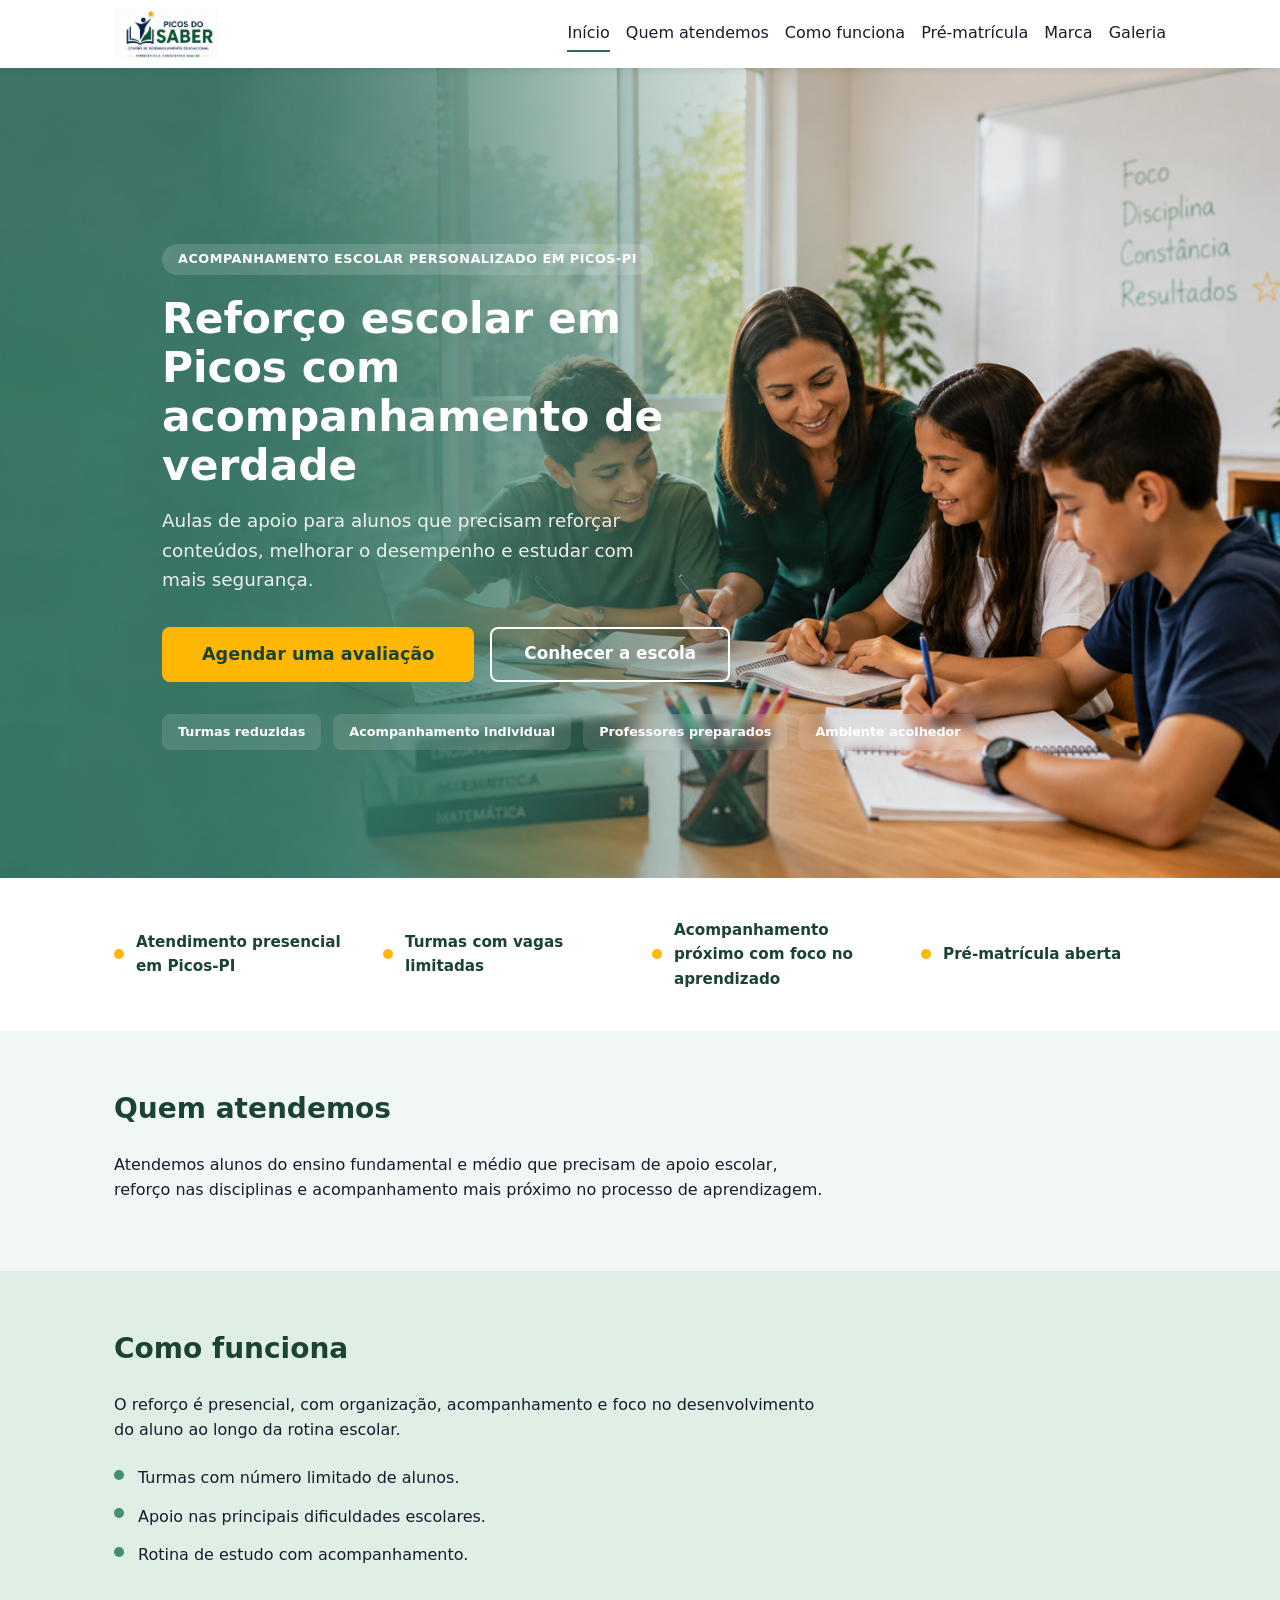
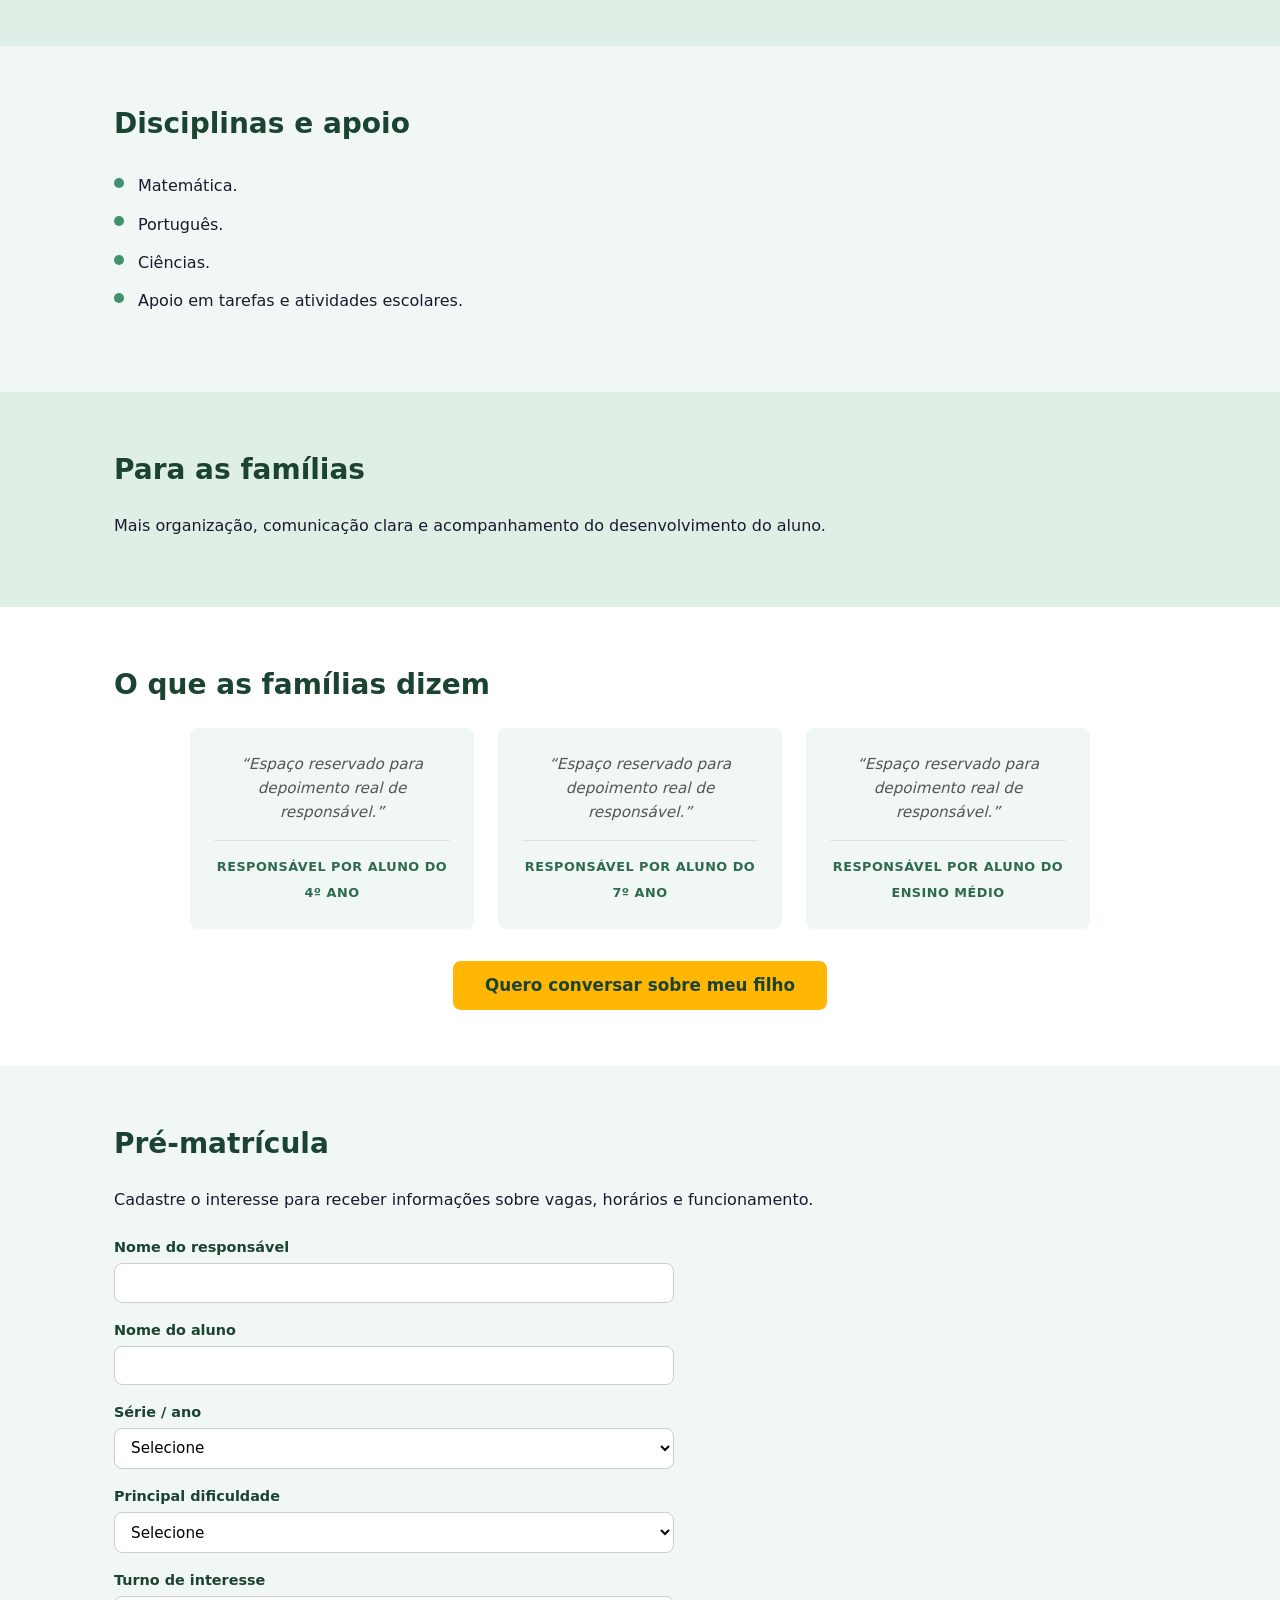
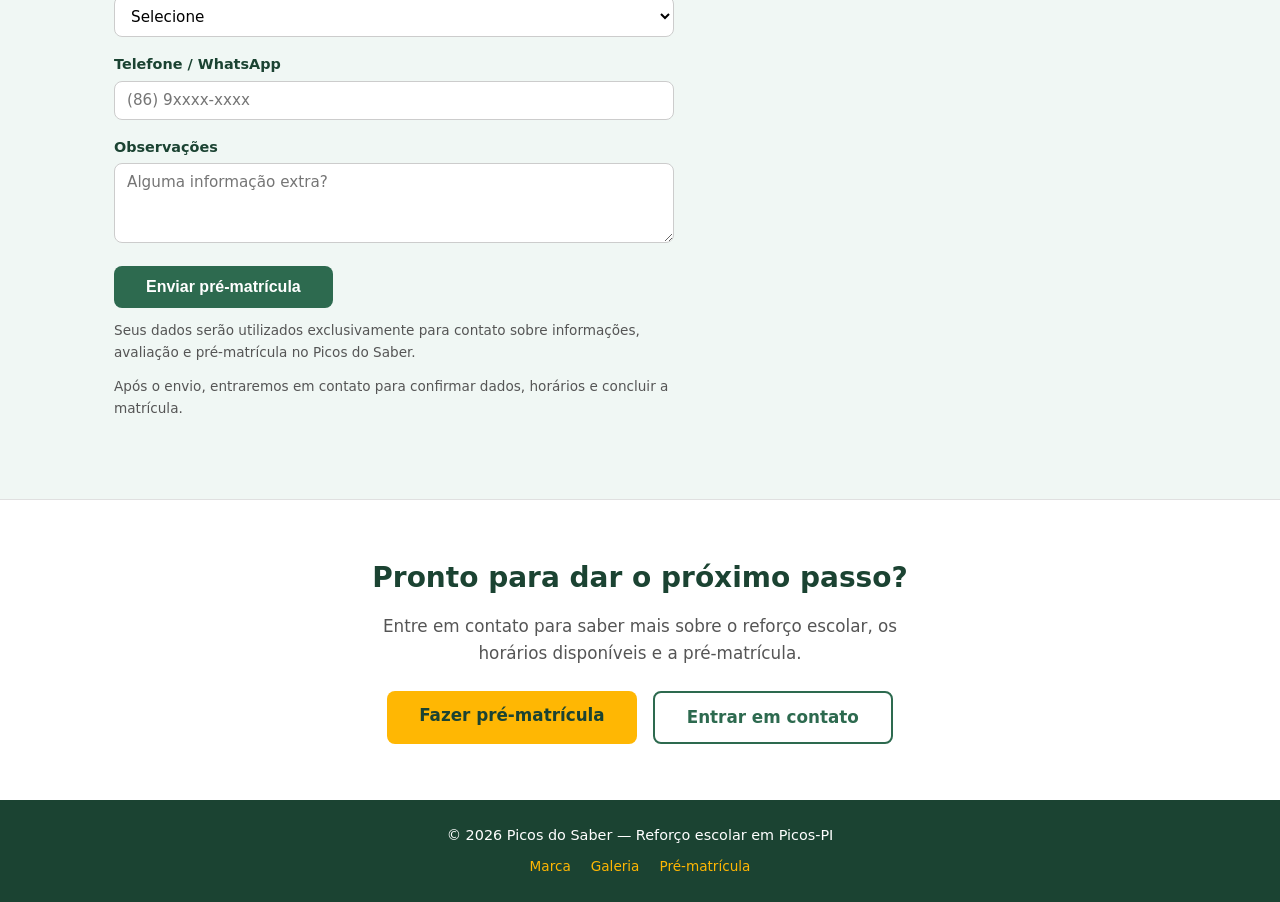
<file: index.html>
<!DOCTYPE html>
<html lang="pt-BR">
<head>
  <meta charset="UTF-8">
  <meta name="viewport" content="width=device-width, initial-scale=1.0">
  <title>Picos do Saber — Reforço Escolar em Picos-PI</title>
  <link rel="stylesheet" href="assets/css/style.css">
  <style>
    .checklist {
      list-style: none;
      padding: 0;
      margin: 1rem 0;
    }
    .checklist li {
      padding: 0.4rem 0 0.4rem 1.5rem;
      position: relative;
    }
    .checklist li::before {
      content: '';
      position: absolute;
      left: 0;
      top: 0.7rem;
      width: 10px;
      height: 10px;
      border-radius: 50%;
      background: var(--color-primary-light);
    }
    .form {
      max-width: 560px;
      margin: 1.5rem 0;
    }
    .form__group {
      margin-bottom: 1rem;
    }
    .form__label {
      display: block;
      font-weight: 600;
      font-size: 0.9rem;
      color: var(--color-primary-dark);
      margin-bottom: 0.25rem;
    }
    .form__input,
    .form__select,
    .form__textarea {
      width: 100%;
      padding: 0.6rem 0.75rem;
      border: 1px solid #ccc;
      border-radius: var(--radius);
      font-family: var(--font-base);
      font-size: 0.95rem;
      background: var(--color-white);
    }
    .form__input:focus,
    .form__select:focus,
    .form__textarea:focus {
      outline: none;
      border-color: var(--color-primary);
      box-shadow: 0 0 0 3px rgba(45,106,79,0.15);
    }
    .form__textarea {
      min-height: 80px;
      resize: vertical;
    }
    .form__submit {
      background: var(--color-primary);
      color: var(--color-white);
      border: none;
      padding: 0.75rem 2rem;
      border-radius: var(--radius);
      font-size: 1rem;
      font-weight: 700;
      cursor: pointer;
      transition: background 0.2s;
    }
    .form__submit:hover {
      background: var(--color-primary-dark);
    }
    .form__footnote {
      font-size: 0.85rem;
      color: var(--color-text-light);
      margin-top: 0.75rem;
    }

  </style>
</head>
<body>
  <header class="header">
    <div class="container header__inner">
      <div class="logo">
        <img src="assets/img/logo-picos-do-saber.png" alt="Picos do Saber">
      </div>
      <nav class="nav" aria-label="Navegação principal">
        <a class="nav__link nav__link--active" href="index.html">Início</a>
        <a class="nav__link" href="index.html#quem-atendemos">Quem atendemos</a>
        <a class="nav__link" href="index.html#como-funciona">Como funciona</a>
        <a class="nav__link" href="index.html#pre-matricula">Pré-matrícula</a>
        <a class="nav__link" href="pages/marca.html">Marca</a>
        <a class="nav__link" href="pages/documentos-visuais.html">Galeria</a>
      </nav>
      <button class="nav__toggle">&#x2630;</button>
    </div>
  </header>

  <main>
    <section class="hero hero--fullscreen">
      <img class="hero__bg" src="assets/img/hero-professora-alunos.png" alt="">
      <div class="hero__overlay"></div>
      <div class="container hero__inner">
        <span class="hero__badge">Acompanhamento escolar personalizado em Picos-PI</span>
        <h1 class="hero__title">Refor&ccedil;o escolar em Picos com acompanhamento de verdade</h1>
        <p class="hero__subtitle">
          Aulas de apoio para alunos que precisam refor&ccedil;ar conte&uacute;dos, melhorar o desempenho e estudar com mais seguran&ccedil;a.
        </p>
        <div class="hero__actions">
          <a class="hero__cta" href="#pre-matricula">Agendar uma avalia&ccedil;&atilde;o</a>
          <a class="cta-secondary cta-secondary--light" href="#pre-matricula">Conhecer a escola</a>
        </div>
        <div class="hero__highlights">
          <span class="hero__highlight">Turmas reduzidas</span>
          <span class="hero__highlight">Acompanhamento individual</span>
          <span class="hero__highlight">Professores preparados</span>
          <span class="hero__highlight">Ambiente acolhedor</span>
        </div>
      </div>
    </section>

    <section class="section section--trust">
      <div class="container">
        <div class="trust-grid">
          <div class="trust-item">
            <span class="trust-item__marker"></span>
            <span>Atendimento presencial em Picos-PI</span>
          </div>
          <div class="trust-item">
            <span class="trust-item__marker"></span>
            <span>Turmas com vagas limitadas</span>
          </div>
          <div class="trust-item">
            <span class="trust-item__marker"></span>
            <span>Acompanhamento pr&oacute;ximo com foco no aprendizado</span>
          </div>
          <div class="trust-item">
            <span class="trust-item__marker"></span>
            <span>Pr&eacute;-matr&iacute;cula aberta</span>
          </div>
        </div>
      </div>
    </section>

    <section id="quem-atendemos" class="section">
      <div class="container">
        <h2 class="section__title">Quem atendemos</h2>
        <div class="section__body">
          <p>
            Atendemos alunos do ensino fundamental e m&eacute;dio que precisam de apoio escolar,
            refor&ccedil;o nas disciplinas e acompanhamento mais pr&oacute;ximo no processo de
            aprendizagem.
          </p>
        </div>
      </div>
    </section>

    <section id="como-funciona" class="section section--dark">
      <div class="container">
        <h2 class="section__title">Como funciona</h2>
        <div class="section__body">
          <p>
            O refor&ccedil;o &eacute; presencial, com organiza&ccedil;&atilde;o,
            acompanhamento e foco no desenvolvimento do aluno ao longo da rotina escolar.
          </p>
          <ul class="checklist">
            <li>Turmas com n&uacute;mero limitado de alunos.</li>
            <li>Apoio nas principais dificuldades escolares.</li>
            <li>Rotina de estudo com acompanhamento.</li>
          </ul>
        </div>
      </div>
    </section>

    <section class="section">
      <div class="container">
        <h2 class="section__title">Disciplinas e apoio</h2>
        <ul class="checklist">
          <li>Matem&aacute;tica.</li>
          <li>Portugu&ecirc;s.</li>
          <li>Ci&ecirc;ncias.</li>
          <li>Apoio em tarefas e atividades escolares.</li>
        </ul>
      </div>
    </section>

    <section class="section section--dark">
      <div class="container">
        <h2 class="section__title">Para as fam&iacute;lias</h2>
        <div class="section__body">
          <p>
            Mais organiza&ccedil;&atilde;o, comunica&ccedil;&atilde;o clara e
            acompanhamento do desenvolvimento do aluno.
          </p>
        </div>
      </div>
    </section>

    <section class="section section--testimonials">
      <div class="container">
        <h2 class="section__title">O que as fam&iacute;lias dizem</h2>
        <div class="testimonials-grid">
          <div class="testimonial-card">
            <p class="testimonial-card__text">
              &ldquo;Espa&ccedil;o reservado para depoimento real de respons&aacute;vel.&rdquo;
            </p>
            <div class="testimonial-card__footer">
              <span class="testimonial-card__label">Respons&aacute;vel por aluno do 4&ordm; ano</span>
            </div>
          </div>
          <div class="testimonial-card">
            <p class="testimonial-card__text">
              &ldquo;Espa&ccedil;o reservado para depoimento real de respons&aacute;vel.&rdquo;
            </p>
            <div class="testimonial-card__footer">
              <span class="testimonial-card__label">Respons&aacute;vel por aluno do 7&ordm; ano</span>
            </div>
          </div>
          <div class="testimonial-card">
            <p class="testimonial-card__text">
              &ldquo;Espa&ccedil;o reservado para depoimento real de respons&aacute;vel.&rdquo;
            </p>
            <div class="testimonial-card__footer">
              <span class="testimonial-card__label">Respons&aacute;vel por aluno do Ensino M&eacute;dio</span>
            </div>
          </div>
        </div>
        <div class="testimonials-cta">
          <a class="hero__cta" href="#pre-matricula">Quero conversar sobre meu filho</a>
        </div>
      </div>
    </section>

    <section id="pre-matricula" class="section">
      <div class="container">
        <h2 class="section__title">Pr&eacute;-matr&iacute;cula</h2>
        <div class="section__body">
          <p>
            Cadastre o interesse para receber informa&ccedil;&otilde;es sobre vagas,
            hor&aacute;rios e funcionamento.
          </p>
        </div>
        <form class="form" id="form-pre-matricula">
          <div class="form__group">
            <label class="form__label" for="responsavel">Nome do respons&aacute;vel</label>
            <input class="form__input" type="text" id="responsavel" name="responsavel" required>
          </div>
          <div class="form__group">
            <label class="form__label" for="aluno">Nome do aluno</label>
            <input class="form__input" type="text" id="aluno" name="aluno" required>
          </div>
          <div class="form__group">
            <label class="form__label" for="serie">S&eacute;rie / ano</label>
            <select class="form__select" id="serie" name="serie" required>
              <option value="">Selecione</option>
              <option>4&ordm; ano fundamental</option>
              <option>5&ordm; ano fundamental</option>
              <option>6&ordm; ano fundamental</option>
              <option>7&ordm; ano fundamental</option>
              <option>8&ordm; ano fundamental</option>
              <option>9&ordm; ano fundamental</option>
              <option>1&ordm; ano ensino m&eacute;dio</option>
              <option>2&ordm; ano ensino m&eacute;dio</option>
              <option>3&ordm; ano ensino m&eacute;dio</option>
              <option>Refor&ccedil;o para provas</option>
            </select>
          </div>
          <div class="form__group">
            <label class="form__label" for="dificuldade">Principal dificuldade</label>
            <select class="form__select" id="dificuldade" name="dificuldade" required>
              <option value="">Selecione</option>
              <option>Matem&aacute;tica</option>
              <option>Portugu&ecirc;s / leitura</option>
              <option>Ci&ecirc;ncias</option>
              <option>Organiza&ccedil;&atilde;o e estudos</option>
              <option>M&uacute;ltiplas disciplinas</option>
              <option>Outro</option>
            </select>
          </div>
          <div class="form__group">
            <label class="form__label" for="turno">Turno de interesse</label>
            <select class="form__select" id="turno" name="turno" required>
              <option value="">Selecione</option>
              <option>Manh&atilde;</option>
              <option>Tarde</option>
              <option>Noite</option>
            </select>
          </div>
          <div class="form__group">
            <label class="form__label" for="telefone">Telefone / WhatsApp</label>
            <input class="form__input" type="tel" id="telefone" name="telefone" placeholder="(86) 9xxxx-xxxx" required>
          </div>
          <div class="form__group">
            <label class="form__label" for="observacoes">Observa&ccedil;&otilde;es</label>
            <textarea class="form__textarea" id="observacoes" name="observacoes" placeholder="Alguma informa&ccedil;&atilde;o extra?"></textarea>
          </div>
          <button class="form__submit" type="submit">Enviar pr&eacute;-matr&iacute;cula</button>
          <p class="form__footnote">
            Seus dados ser&atilde;o utilizados exclusivamente para contato sobre informa&ccedil;&otilde;es,
            avalia&ccedil;&atilde;o e pr&eacute;-matr&iacute;cula no Picos do Saber.
          </p>
          <p class="form__footnote">
            Ap&oacute;s o envio, entraremos em contato para confirmar dados, hor&aacute;rios
            e concluir a matr&iacute;cula.
          </p>
        </form>
      </div>
    </section>

    <section class="section section--global-cta">
      <div class="container">
        <h2 class="section--global-cta__title">Pronto para dar o pr&oacute;ximo passo?</h2>
        <p class="section--global-cta__text">
          Entre em contato para saber mais sobre o refor&ccedil;o escolar, os hor&aacute;rios dispon&iacute;veis e a pr&eacute;-matr&iacute;cula.
        </p>
        <div class="section--global-cta__actions">
          <a class="hero__cta" href="index.html#pre-matricula">Fazer pr&eacute;-matr&iacute;cula</a>
          <a class="cta-secondary" href="#pre-matricula">Entrar em contato</a>
        </div>
      </div>
    </section>
  </main>

  <footer class="footer">
    <div class="container footer__inner">
      <p>&copy; 2026 Picos do Saber &mdash; Refor&ccedil;o escolar em Picos-PI</p>
      <ul class="footer__links">
        <li><a href="pages/marca.html">Marca</a></li>
        <li><a href="pages/documentos-visuais.html">Galeria</a></li>
        <li><a href="index.html#pre-matricula">Pr&eacute;-matr&iacute;cula</a></li>
      </ul>
    </div>
  </footer>
<script src="assets/js/site-config.js"></script>
<script src="assets/js/main.js"></script>
</body>
</html>
</file>
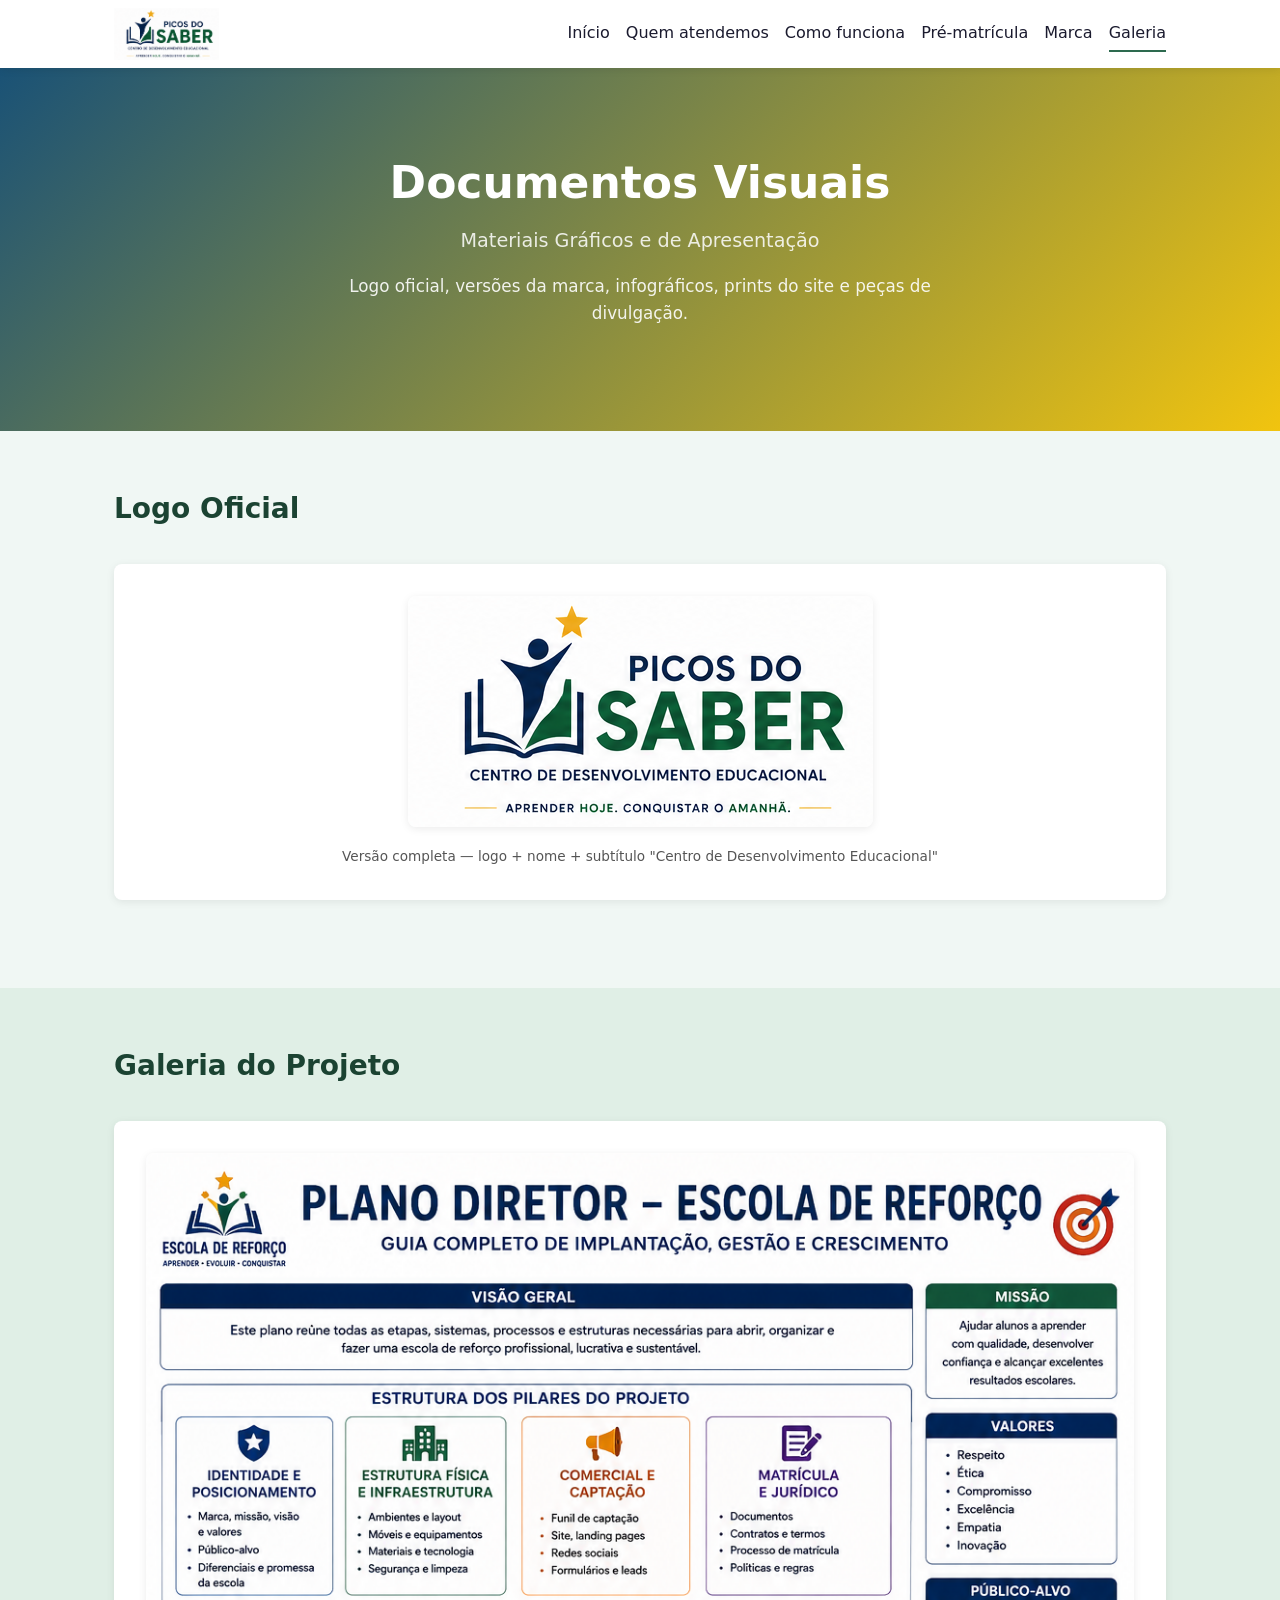
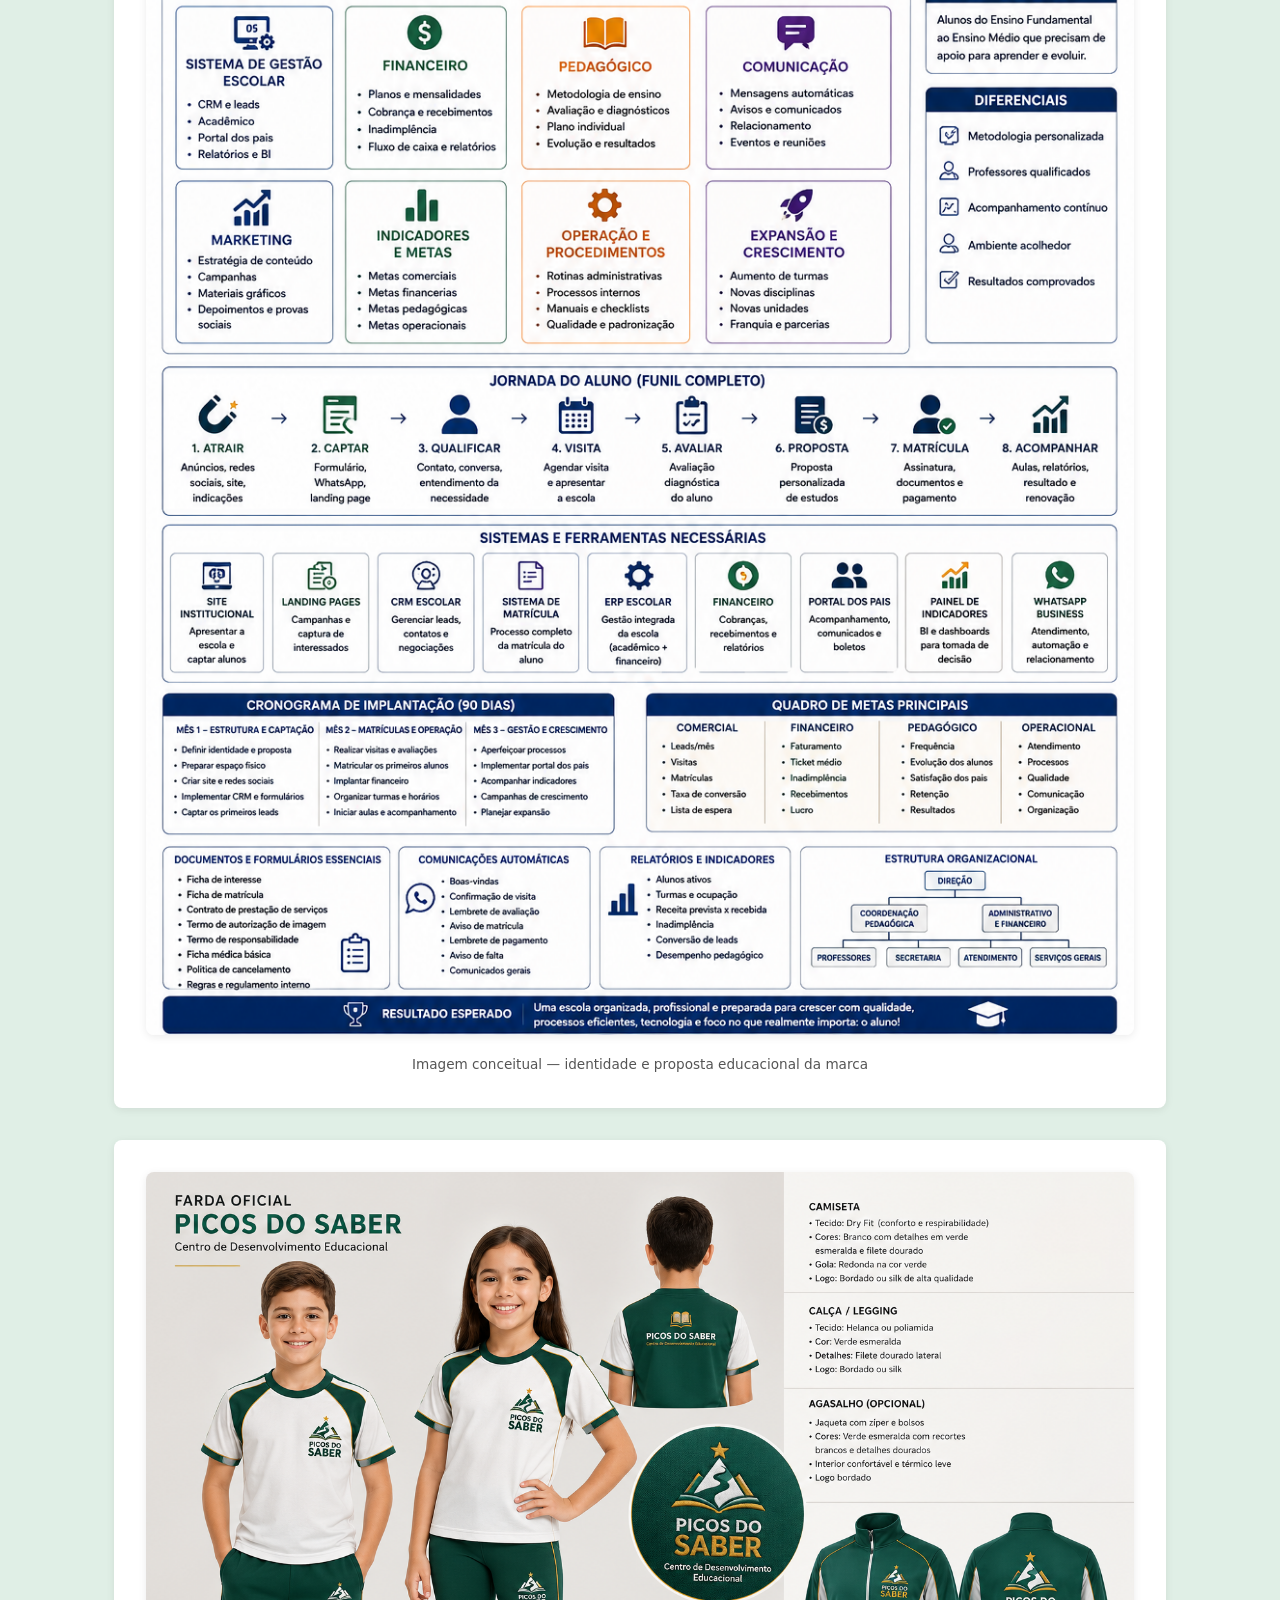
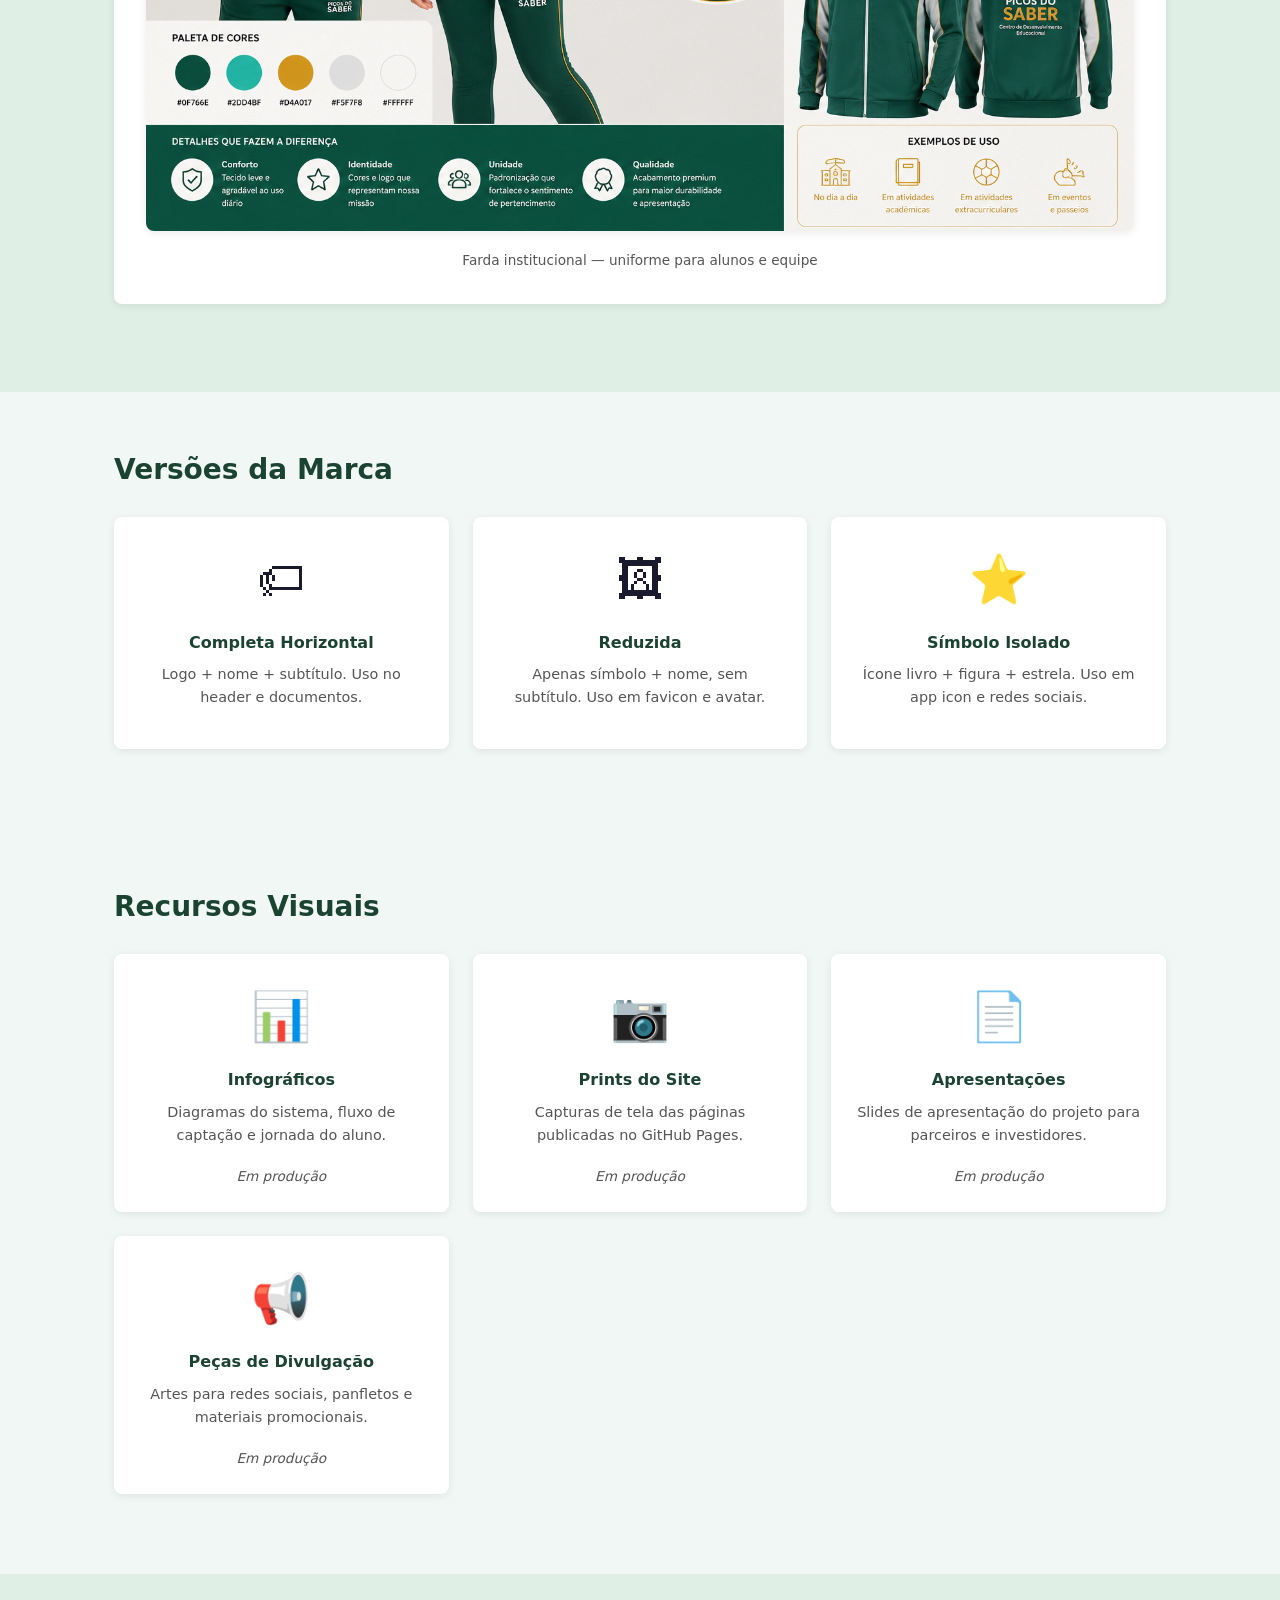
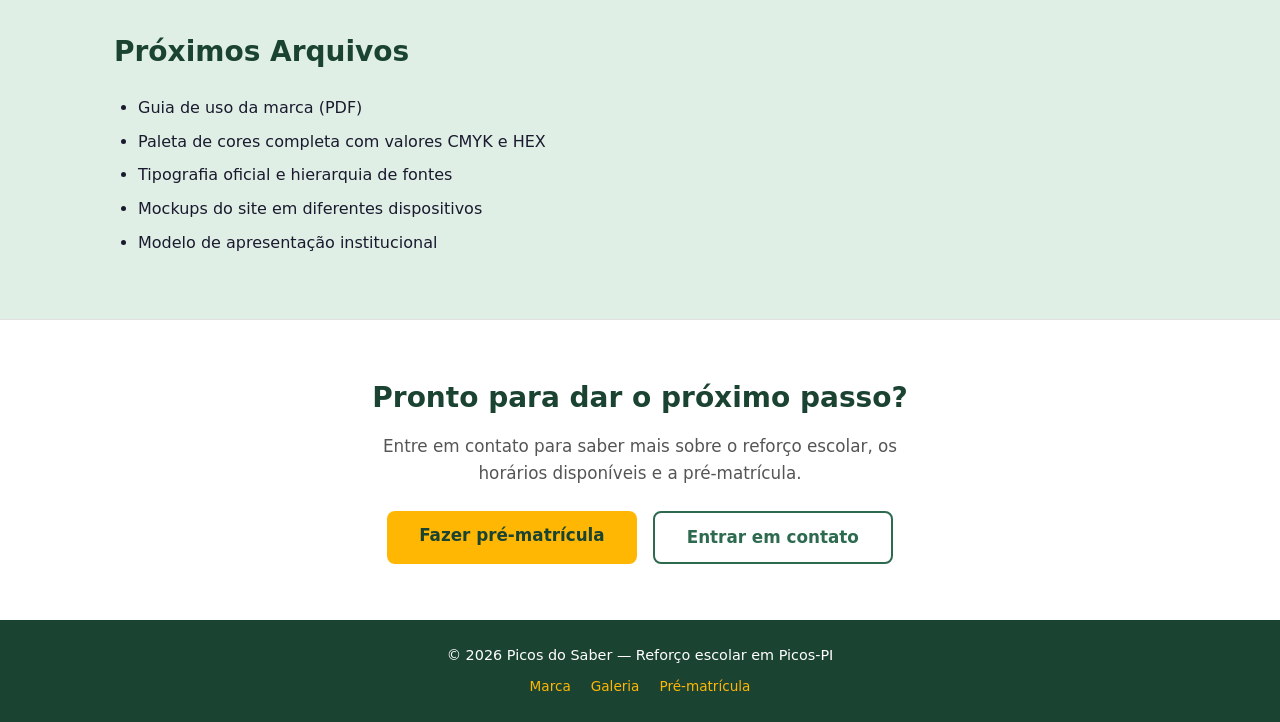
<file: pages/documentos-visuais.html>
<!DOCTYPE html>
<html lang="pt-BR">
<head>
  <meta charset="UTF-8">
  <meta name="viewport" content="width=device-width, initial-scale=1.0">
  <title>Documentos Visuais — Picos do Saber</title>
  <link rel="stylesheet" href="../assets/css/style.css">
  <style>
    .visual-grid {
      display: grid;
      grid-template-columns: repeat(auto-fill, minmax(260px, 1fr));
      gap: 1.5rem;
      margin: 1.5rem 0;
    }
    .visual-card {
      background: var(--color-white);
      border-radius: var(--radius);
      padding: 1.5rem;
      box-shadow: var(--shadow);
      text-align: center;
      transition: transform 0.2s;
    }
    .visual-card:hover {
      transform: translateY(-3px);
    }
    .visual-card__icon {
      font-size: 3rem;
      margin-bottom: 0.75rem;
    }
    .visual-card__title {
      font-weight: 700;
      color: var(--color-primary-dark);
      margin-bottom: 0.5rem;
    }
    .visual-card__desc {
      font-size: 0.9rem;
      color: var(--color-text-light);
      margin-bottom: 1rem;
    }
    .visual-card__link {
      color: var(--color-primary);
      text-decoration: none;
      font-weight: 600;
      font-size: 0.9rem;
    }
    .visual-card__link:hover {
      text-decoration: underline;
    }
    .showcase-area {
      background: var(--color-white);
      border-radius: var(--radius);
      padding: 2rem;
      box-shadow: var(--shadow);
      margin: 2rem 0;
      text-align: center;
    }
    .showcase-area img {
      max-width: 100%;
      height: auto;
      border-radius: var(--radius);
      box-shadow: var(--shadow);
    }
    .showcase-area .caption {
      font-size: 0.85rem;
      color: var(--color-text-light);
      margin-top: 0.75rem;
    }
  </style>
</head>
<body>
  <header class="header">
    <div class="container header__inner">
      <div class="logo">
        <img src="../assets/img/logo-picos-do-saber.png" alt="Picos do Saber">
        
      </div>
      <nav class="nav">
        <a class="nav__link" href="../index.html">Início</a>
        <a class="nav__link" href="../index.html#quem-atendemos">Quem atendemos</a>
        <a class="nav__link" href="../index.html#como-funciona">Como funciona</a>
        <a class="nav__link" href="../index.html#pre-matricula">Pré-matrícula</a>
        <a class="nav__link" href="marca.html">Marca</a>
        <a class="nav__link nav__link--active" href="documentos-visuais.html">Galeria</a>
      </nav>
      <button class="nav__toggle">&#x2630;</button>
    </div>
  </header>

  <main>
    <section class="hero" style="background:linear-gradient(135deg, #1a5276, #f1c40f);">
      <div class="container hero__inner">
        <h1 class="hero__title">Documentos Visuais</h1>
        <p class="hero__subtitle">Materiais Gráficos e de Apresentação</p>
        <p class="hero__description">
          Logo oficial, versões da marca, infográficos, prints do site e peças de divulgação.
        </p>
      </div>
    </section>

    <section class="section">
      <div class="container">
        <h2 class="section__title">Logo Oficial</h2>
        <div class="showcase-area">
          <img src="../assets/img/logo-picos-do-saber.png" alt="Logo Picos do Saber">
          <p class="caption">Versão completa — logo + nome + subtítulo "Centro de Desenvolvimento Educacional"</p>
        </div>
      </div>
    </section>

    <section class="section section--dark">
      <div class="container">
        <h2 class="section__title">Galeria do Projeto</h2>
        <div class="showcase-area">
          <img src="../assets/img/conceito-picos-do-saber.png" alt="Conceito visual Picos do Saber">
          <p class="caption">Imagem conceitual &mdash; identidade e proposta educacional da marca</p>
        </div>
        <div class="showcase-area">
          <img src="../assets/img/farda-picos-do-saber.png" alt="Farda Picos do Saber">
          <p class="caption">Farda institucional &mdash; uniforme para alunos e equipe</p>
        </div>
      </div>
    </section>

    <section class="section">
      <div class="container">
        <h2 class="section__title">Versões da Marca</h2>
        <div class="visual-grid">
          <div class="visual-card">
            <div class="visual-card__icon">&#x1F3F7;</div>
            <p class="visual-card__title">Completa Horizontal</p>
            <p class="visual-card__desc">Logo + nome + subtítulo. Uso no header e documentos.</p>
          </div>
          <div class="visual-card">
            <div class="visual-card__icon">&#x1F5BC;</div>
            <p class="visual-card__title">Reduzida</p>
            <p class="visual-card__desc">Apenas símbolo + nome, sem subtítulo. Uso em favicon e avatar.</p>
          </div>
          <div class="visual-card">
            <div class="visual-card__icon">&#x2B50;</div>
            <p class="visual-card__title">Símbolo Isolado</p>
            <p class="visual-card__desc">Ícone livro + figura + estrela. Uso em app icon e redes sociais.</p>
          </div>
        </div>
      </div>
    </section>

    <section class="section">
      <div class="container">
        <h2 class="section__title">Recursos Visuais</h2>
        <div class="visual-grid">
          <div class="visual-card">
            <div class="visual-card__icon">&#x1F4CA;</div>
            <p class="visual-card__title">Infográficos</p>
            <p class="visual-card__desc">Diagramas do sistema, fluxo de captação e jornada do aluno.</p>
            <em style="font-size:0.85rem;color:var(--color-text-light);">Em produção</em>
          </div>
          <div class="visual-card">
            <div class="visual-card__icon">&#x1F4F7;</div>
            <p class="visual-card__title">Prints do Site</p>
            <p class="visual-card__desc">Capturas de tela das páginas publicadas no GitHub Pages.</p>
            <em style="font-size:0.85rem;color:var(--color-text-light);">Em produção</em>
          </div>
          <div class="visual-card">
            <div class="visual-card__icon">&#x1F4C4;</div>
            <p class="visual-card__title">Apresentações</p>
            <p class="visual-card__desc">Slides de apresentação do projeto para parceiros e investidores.</p>
            <em style="font-size:0.85rem;color:var(--color-text-light);">Em produção</em>
          </div>
          <div class="visual-card">
            <div class="visual-card__icon">&#x1F4E2;</div>
            <p class="visual-card__title">Peças de Divulgação</p>
            <p class="visual-card__desc">Artes para redes sociais, panfletos e materiais promocionais.</p>
            <em style="font-size:0.85rem;color:var(--color-text-light);">Em produção</em>
          </div>
        </div>
      </div>
    </section>

    <section class="section section--dark">
      <div class="container">
        <h2 class="section__title">Próximos Arquivos</h2>
        <ul style="list-style:disc;padding-left:1.5rem;">
          <li style="margin-bottom:0.5rem;">Guia de uso da marca (PDF)</li>
          <li style="margin-bottom:0.5rem;">Paleta de cores completa com valores CMYK e HEX</li>
          <li style="margin-bottom:0.5rem;">Tipografia oficial e hierarquia de fontes</li>
          <li style="margin-bottom:0.5rem;">Mockups do site em diferentes dispositivos</li>
          <li style="margin-bottom:0.5rem;">Modelo de apresentação institucional</li>
        </ul>
      </div>
    </section>
    <section class="section section--global-cta">
      <div class="container">
        <h2 class="section--global-cta__title">Pronto para dar o pr&oacute;ximo passo?</h2>
        <p class="section--global-cta__text">
          Entre em contato para saber mais sobre o refor&ccedil;o escolar, os hor&aacute;rios dispon&iacute;veis e a pr&eacute;-matr&iacute;cula.
        </p>
        <div class="section--global-cta__actions">
          <a class="hero__cta" href="../index.html#pre-matricula">Fazer pr&eacute;-matr&iacute;cula</a>
          <a class="cta-secondary" href="../index.html#pre-matricula">Entrar em contato</a>
        </div>
      </div>
    </section>
  </main>

  <footer class="footer">
    <div class="container footer__inner">
      <p>&copy; 2026 Picos do Saber &mdash; Refor&ccedil;o escolar em Picos-PI</p>
      <ul class="footer__links">
        <li><a href="marca.html">Marca</a></li>
        <li><a href="documentos-visuais.html">Galeria</a></li>
        <li><a href="../index.html#pre-matricula">Pr&eacute;-matr&iacute;cula</a></li>
      </ul>
    </div>
  </footer>
<script src="../assets/js/main.js"></script>
</body>
</html>
</file>
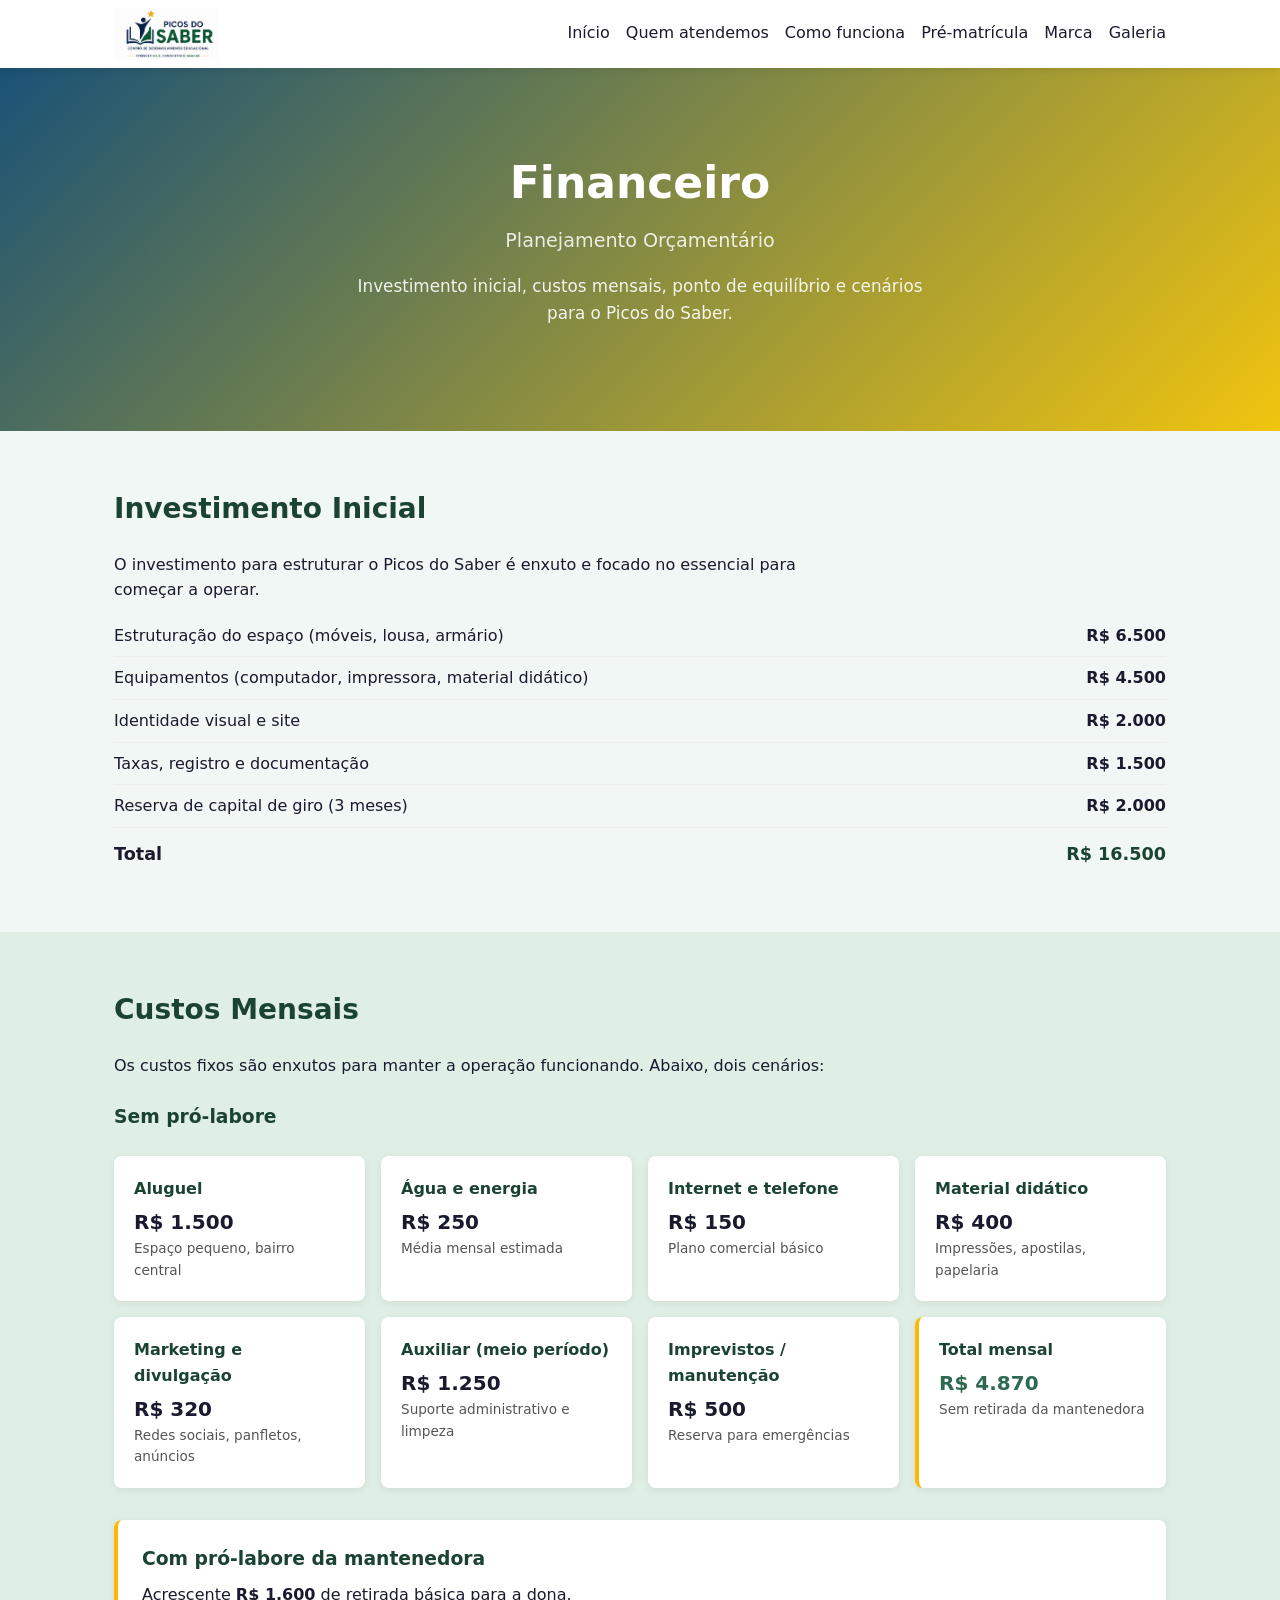
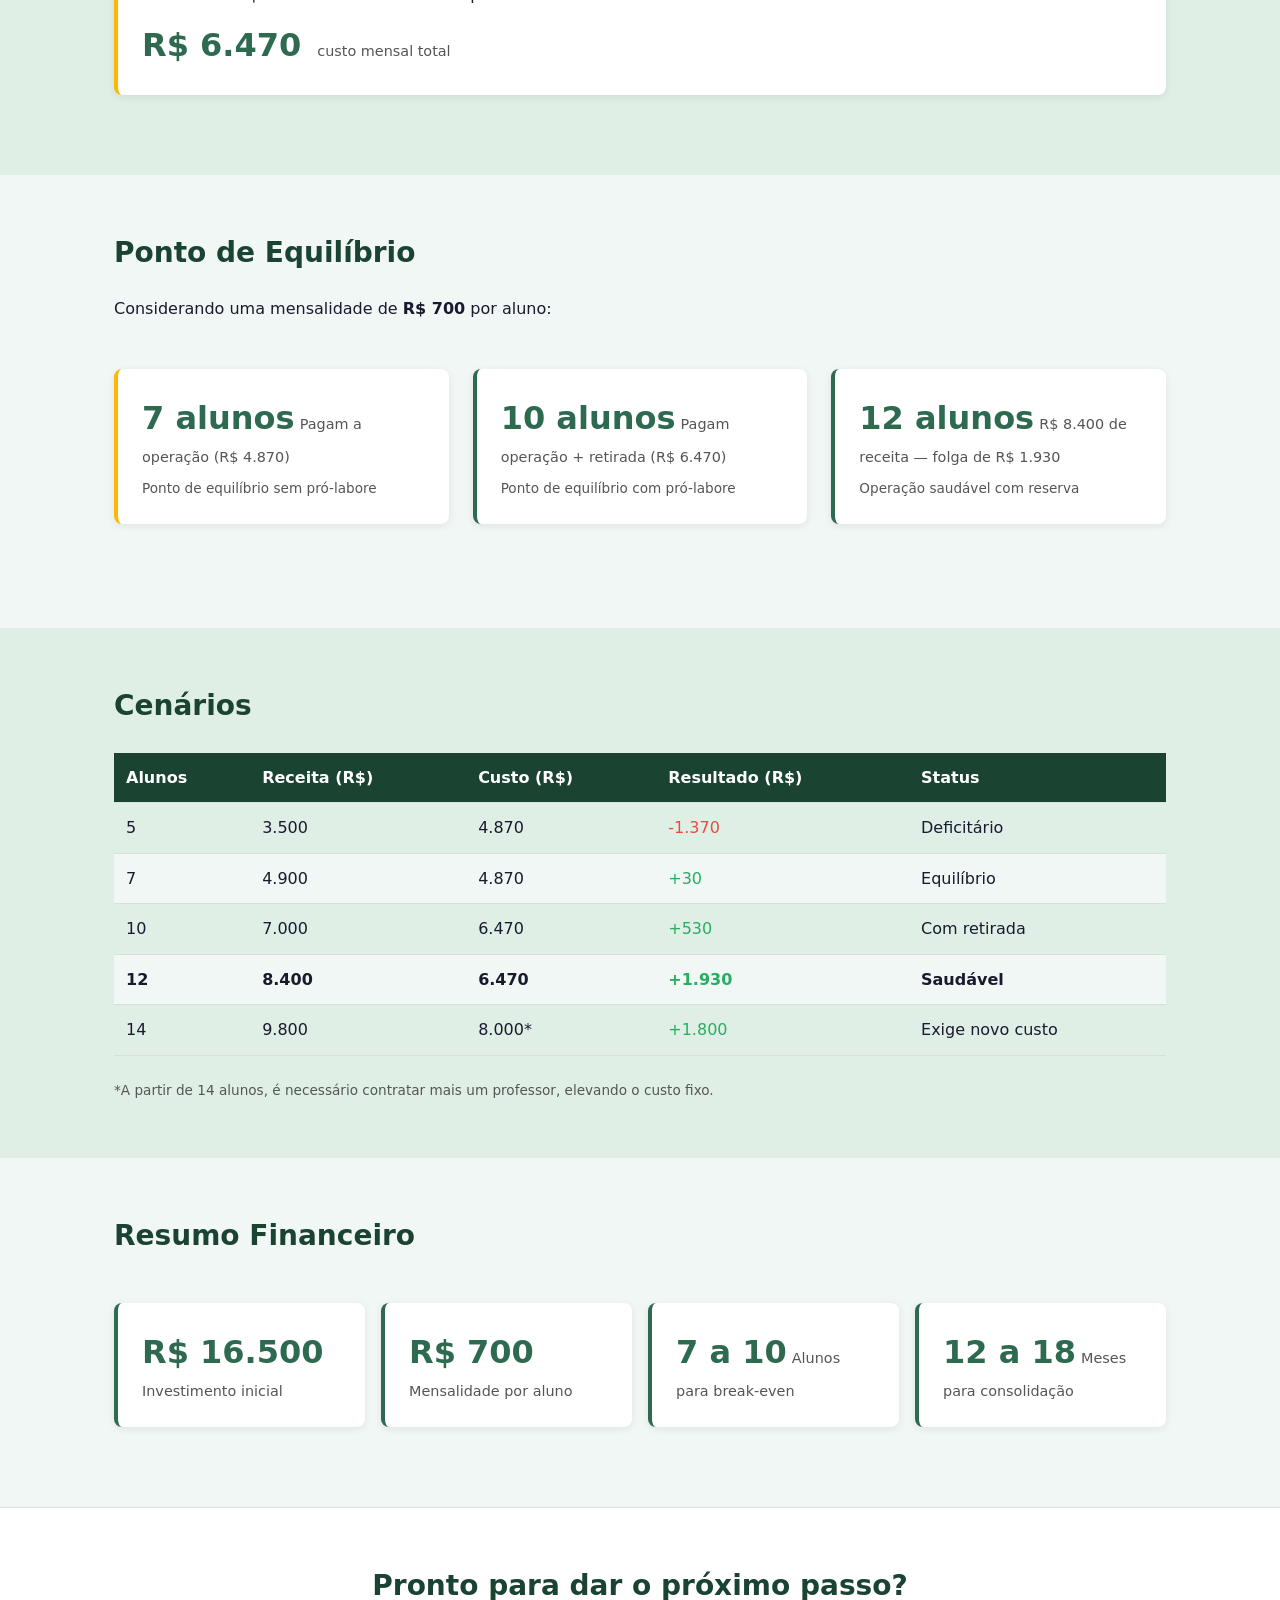
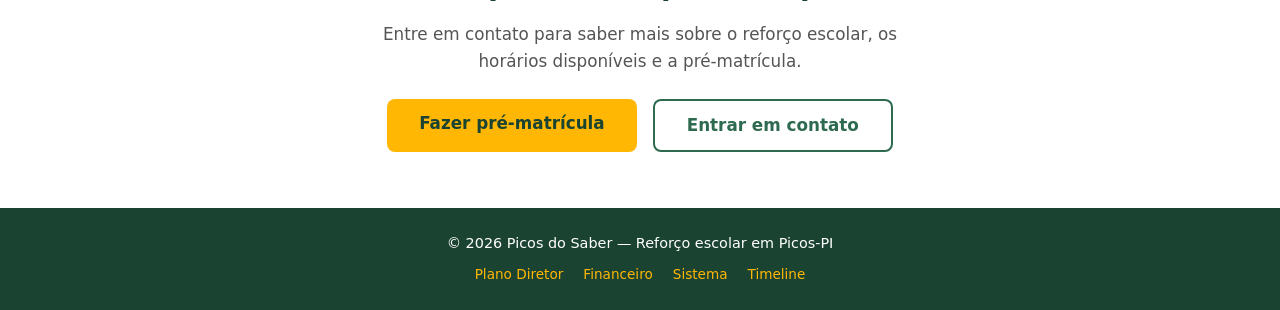
<file: pages/financeiro.html>
<!DOCTYPE html>
<html lang="pt-BR">
<head>
  <meta charset="UTF-8">
  <meta name="viewport" content="width=device-width, initial-scale=1.0">
  <title>Financeiro — Picos do Saber</title>
  <link rel="stylesheet" href="../assets/css/style.css">
  <style>
    .highlight-box {
      background: var(--color-white);
      border-radius: var(--radius);
      padding: 1.5rem;
      box-shadow: var(--shadow);
      margin: 1.5rem 0;
      border-left: 4px solid var(--color-accent);
    }
    .highlight-box__value {
      font-size: 2rem;
      font-weight: 700;
      color: var(--color-primary);
    }
    .highlight-box__label {
      font-size: 0.9rem;
      color: var(--color-text-light);
    }
    .cost-grid {
      display: grid;
      grid-template-columns: repeat(auto-fill, minmax(220px, 1fr));
      gap: 1rem;
      margin: 1.5rem 0;
    }
    .cost-card {
      background: var(--color-white);
      border-radius: var(--radius);
      padding: 1.25rem;
      box-shadow: var(--shadow);
    }
    .cost-card__title {
      font-weight: 600;
      color: var(--color-primary-dark);
      margin-bottom: 0.25rem;
    }
    .cost-card__value {
      font-size: 1.25rem;
      font-weight: 700;
      color: var(--color-text);
    }
    .cost-card__note {
      font-size: 0.85rem;
      color: var(--color-text-light);
    }
    .scenario-table {
      width: 100%;
      border-collapse: collapse;
      margin: 1.5rem 0;
    }
    .scenario-table th,
    .scenario-table td {
      text-align: left;
      padding: 0.75rem;
      border-bottom: 1px solid #ddd;
    }
    .scenario-table th {
      background: var(--color-primary-dark);
      color: var(--color-white);
    }
    .scenario-table tr:nth-child(even) {
      background: var(--color-bg);
    }
    .scenario-table .highlight {
      background: #fff8e1;
      font-weight: 600;
    }
    .investment-breakdown {
      list-style: none;
      padding: 0;
    }
    .investment-breakdown li {
      display: flex;
      justify-content: space-between;
      padding: 0.5rem 0;
      border-bottom: 1px solid #eee;
    }
    .investment-breakdown li:last-child {
      border-bottom: none;
      font-weight: 700;
      font-size: 1.1rem;
      color: var(--color-primary-dark);
      padding-top: 0.75rem;
    }
    .investment-breakdown .item {
      color: var(--color-text);
    }
    .investment-breakdown .value {
      font-weight: 600;
    }
  </style>
</head>
<body>
  <header class="header">
    <div class="container header__inner">
      <div class="logo">
        <img src="../assets/img/logo-picos-do-saber.png" alt="Picos do Saber">
        
      </div>
      <nav class="nav">
        <a class="nav__link" href="../index.html">In&iacute;cio</a>
        <a class="nav__link" href="../index.html#quem-atendemos">Quem atendemos</a>
        <a class="nav__link" href="../index.html#como-funciona">Como funciona</a>
        <a class="nav__link" href="../index.html#pre-matricula">Pr&eacute;-matr&iacute;cula</a>
        <a class="nav__link" href="marca.html">Marca</a>
        <a class="nav__link" href="documentos-visuais.html">Galeria</a>
      </nav>
      <button class="nav__toggle">&#x2630;</button>
    </div>
  </header>

  <main>
    <section class="hero" style="background:linear-gradient(135deg, #1a5276, #f1c40f);">
      <div class="container hero__inner">
        <h1 class="hero__title">Financeiro</h1>
        <p class="hero__subtitle">Planejamento Or&ccedil;ament&aacute;rio</p>
        <p class="hero__description">
          Investimento inicial, custos mensais, ponto de equil&iacute;brio e cen&aacute;rios
          para o Picos do Saber.
        </p>
      </div>
    </section>

    <section class="section">
      <div class="container">
        <h2 class="section__title">Investimento Inicial</h2>
        <div class="section__body">
          <p>
            O investimento para estruturar o Picos do Saber &eacute; enxuto e focado no
            essencial para come&ccedil;ar a operar.
          </p>
        </div>
        <ul class="investment-breakdown">
          <li><span class="item">Estrutura&ccedil;&atilde;o do espa&ccedil;o (m&oacute;veis, lousa, arm&aacute;rio)</span><span class="value">R$ 6.500</span></li>
          <li><span class="item">Equipamentos (computador, impressora, material did&aacute;tico)</span><span class="value">R$ 4.500</span></li>
          <li><span class="item">Identidade visual e site</span><span class="value">R$ 2.000</span></li>
          <li><span class="item">Taxas, registro e documenta&ccedil;&atilde;o</span><span class="value">R$ 1.500</span></li>
          <li><span class="item">Reserva de capital de giro (3 meses)</span><span class="value">R$ 2.000</span></li>
          <li><span class="item">Total</span><span class="value">R$ 16.500</span></li>
        </ul>
      </div>
    </section>

    <section class="section section--dark">
      <div class="container">
        <h2 class="section__title">Custos Mensais</h2>
        <div class="section__body">
          <p>
            Os custos fixos s&atilde;o enxutos para manter a opera&ccedil;&atilde;o
            funcionando. Abaixo, dois cen&aacute;rios:
          </p>
        </div>
        <h3 style="color:var(--color-primary-dark);margin-top:1.5rem;">Sem pr&oacute;-labore</h3>
        <div class="cost-grid">
          <div class="cost-card">
            <p class="cost-card__title">Aluguel</p>
            <p class="cost-card__value">R$ 1.500</p>
            <p class="cost-card__note">Espa&ccedil;o pequeno, bairro central</p>
          </div>
          <div class="cost-card">
            <p class="cost-card__title">&Aacute;gua e energia</p>
            <p class="cost-card__value">R$ 250</p>
            <p class="cost-card__note">M&eacute;dia mensal estimada</p>
          </div>
          <div class="cost-card">
            <p class="cost-card__title">Internet e telefone</p>
            <p class="cost-card__value">R$ 150</p>
            <p class="cost-card__note">Plano comercial b&aacute;sico</p>
          </div>
          <div class="cost-card">
            <p class="cost-card__title">Material did&aacute;tico</p>
            <p class="cost-card__value">R$ 400</p>
            <p class="cost-card__note">Impress&otilde;es, apostilas, papelaria</p>
          </div>
          <div class="cost-card">
            <p class="cost-card__title">Marketing e divulga&ccedil;&atilde;o</p>
            <p class="cost-card__value">R$ 320</p>
            <p class="cost-card__note">Redes sociais, panfletos, an&uacute;ncios</p>
          </div>
          <div class="cost-card">
            <p class="cost-card__title">Auxiliar (meio per&iacute;odo)</p>
            <p class="cost-card__value">R$ 1.250</p>
            <p class="cost-card__note">Suporte administrativo e limpeza</p>
          </div>
          <div class="cost-card">
            <p class="cost-card__title">Imprevistos / manuten&ccedil;&atilde;o</p>
            <p class="cost-card__value">R$ 500</p>
            <p class="cost-card__note">Reserva para emerg&ecirc;ncias</p>
          </div>
          <div class="cost-card" style="border-left:4px solid var(--color-accent);">
            <p class="cost-card__title" style="font-weight:700;">Total mensal</p>
            <p class="cost-card__value" style="color:var(--color-primary);">R$ 4.870</p>
            <p class="cost-card__note">Sem retirada da mantenedora</p>
          </div>
        </div>
        <div class="highlight-box" style="margin-top:2rem;">
          <h3 style="color:var(--color-primary-dark);margin-bottom:0.5rem;">Com pr&oacute;-labore da mantenedora</h3>
          <p>
            Acrescente <strong>R$ 1.600</strong> de retirada b&aacute;sica para a dona.
          </p>
          <div style="display:flex;align-items:baseline;gap:1rem;margin-top:0.75rem;">
            <span class="highlight-box__value">R$ 6.470</span>
            <span class="highlight-box__label">custo mensal total</span>
          </div>
        </div>
      </div>
    </section>

    <section class="section">
      <div class="container">
        <h2 class="section__title">Ponto de Equil&iacute;brio</h2>
        <div class="section__body">
          <p>
            Considerando uma mensalidade de <strong>R$ 700</strong> por aluno:
          </p>
        </div>
        <div style="display:grid;grid-template-columns:repeat(auto-fill,minmax(260px,1fr));gap:1.5rem;margin:1.5rem 0;">
          <div class="highlight-box">
            <span class="highlight-box__value">7 alunos</span>
            <span class="highlight-box__label">Pagam a opera&ccedil;&atilde;o (R$ 4.870)</span>
            <p style="font-size:0.85rem;color:var(--color-text-light);margin-top:0.5rem;">
              Ponto de equil&iacute;brio sem pr&oacute;-labore
            </p>
          </div>
          <div class="highlight-box" style="border-left-color:var(--color-primary);">
            <span class="highlight-box__value">10 alunos</span>
            <span class="highlight-box__label">Pagam opera&ccedil;&atilde;o + retirada (R$ 6.470)</span>
            <p style="font-size:0.85rem;color:var(--color-text-light);margin-top:0.5rem;">
              Ponto de equil&iacute;brio com pr&oacute;-labore
            </p>
          </div>
          <div class="highlight-box" style="border-left-color:var(--color-primary);">
            <span class="highlight-box__value">12 alunos</span>
            <span class="highlight-box__label">R$ 8.400 de receita — folga de R$ 1.930</span>
            <p style="font-size:0.85rem;color:var(--color-text-light);margin-top:0.5rem;">
              Opera&ccedil;&atilde;o saud&aacute;vel com reserva
            </p>
          </div>
        </div>
      </div>
    </section>

    <section class="section section--dark">
      <div class="container">
        <h2 class="section__title">Cen&aacute;rios</h2>
        <table class="scenario-table">
          <thead>
            <tr>
              <th>Alunos</th>
              <th>Receita (R$)</th>
              <th>Custo (R$)</th>
              <th>Resultado (R$)</th>
              <th>Status</th>
            </tr>
          </thead>
          <tbody>
            <tr>
              <td>5</td>
              <td>3.500</td>
              <td>4.870</td>
              <td style="color:#e74c3c;">-1.370</td>
              <td>Deficit&aacute;rio</td>
            </tr>
            <tr>
              <td>7</td>
              <td>4.900</td>
              <td>4.870</td>
              <td style="color:#27ae60;">+30</td>
              <td>Equil&iacute;brio</td>
            </tr>
            <tr>
              <td>10</td>
              <td>7.000</td>
              <td>6.470</td>
              <td style="color:#27ae60;">+530</td>
              <td>Com retirada</td>
            </tr>
            <tr class="highlight">
              <td>12</td>
              <td>8.400</td>
              <td>6.470</td>
              <td style="color:#27ae60;">+1.930</td>
              <td>Saud&aacute;vel</td>
            </tr>
            <tr>
              <td>14</td>
              <td>9.800</td>
              <td>8.000*</td>
              <td style="color:#27ae60;">+1.800</td>
              <td>Exige novo custo</td>
            </tr>
          </tbody>
        </table>
        <p style="font-size:0.85rem;color:var(--color-text-light);margin-top:0.5rem;">
          *A partir de 14 alunos, &eacute; necess&aacute;rio contratar mais um professor,
          elevando o custo fixo.
        </p>
      </div>
    </section>

    <section class="section">
      <div class="container">
        <h2 class="section__title">Resumo Financeiro</h2>
        <div style="display:grid;grid-template-columns:repeat(auto-fill,minmax(240px,1fr));gap:1rem;">
          <div class="highlight-box" style="border-left-color:var(--color-primary);">
            <span class="highlight-box__value">R$ 16.500</span>
            <span class="highlight-box__label">Investimento inicial</span>
          </div>
          <div class="highlight-box" style="border-left-color:var(--color-primary);">
            <span class="highlight-box__value">R$ 700</span>
            <span class="highlight-box__label">Mensalidade por aluno</span>
          </div>
          <div class="highlight-box" style="border-left-color:var(--color-primary);">
            <span class="highlight-box__value">7 a 10</span>
            <span class="highlight-box__label">Alunos para break-even</span>
          </div>
          <div class="highlight-box" style="border-left-color:var(--color-primary);">
            <span class="highlight-box__value">12 a 18</span>
            <span class="highlight-box__label">Meses para consolida&ccedil;&atilde;o</span>
          </div>
        </div>
      </div>
    </section>
    <section class="section section--global-cta">
      <div class="container">
        <h2 class="section--global-cta__title">Pronto para dar o pr&oacute;ximo passo?</h2>
        <p class="section--global-cta__text">
          Entre em contato para saber mais sobre o refor&ccedil;o escolar, os hor&aacute;rios dispon&iacute;veis e a pr&eacute;-matr&iacute;cula.
        </p>
        <div class="section--global-cta__actions">
          <a class="hero__cta" href="../index.html#pre-matricula">Fazer pr&eacute;-matr&iacute;cula</a>
          <a class="cta-secondary" href="../index.html#pre-matricula">Entrar em contato</a>
        </div>
      </div>
    </section>
  </main>

  <footer class="footer">
    <div class="container footer__inner">
      <p>&copy; 2026 Picos do Saber &mdash; Refor&ccedil;o escolar em Picos-PI</p>
      <ul class="footer__links">
        <li><a href="plano-diretor.html">Plano Diretor</a></li>
        <li><a href="financeiro.html">Financeiro</a></li>
        <li><a href="sistema.html">Sistema</a></li>
        <li><a href="timeline.html">Timeline</a></li>
      </ul>
    </div>
  </footer>
<script src="../assets/js/main.js"></script>
</body>
</html>
</file>
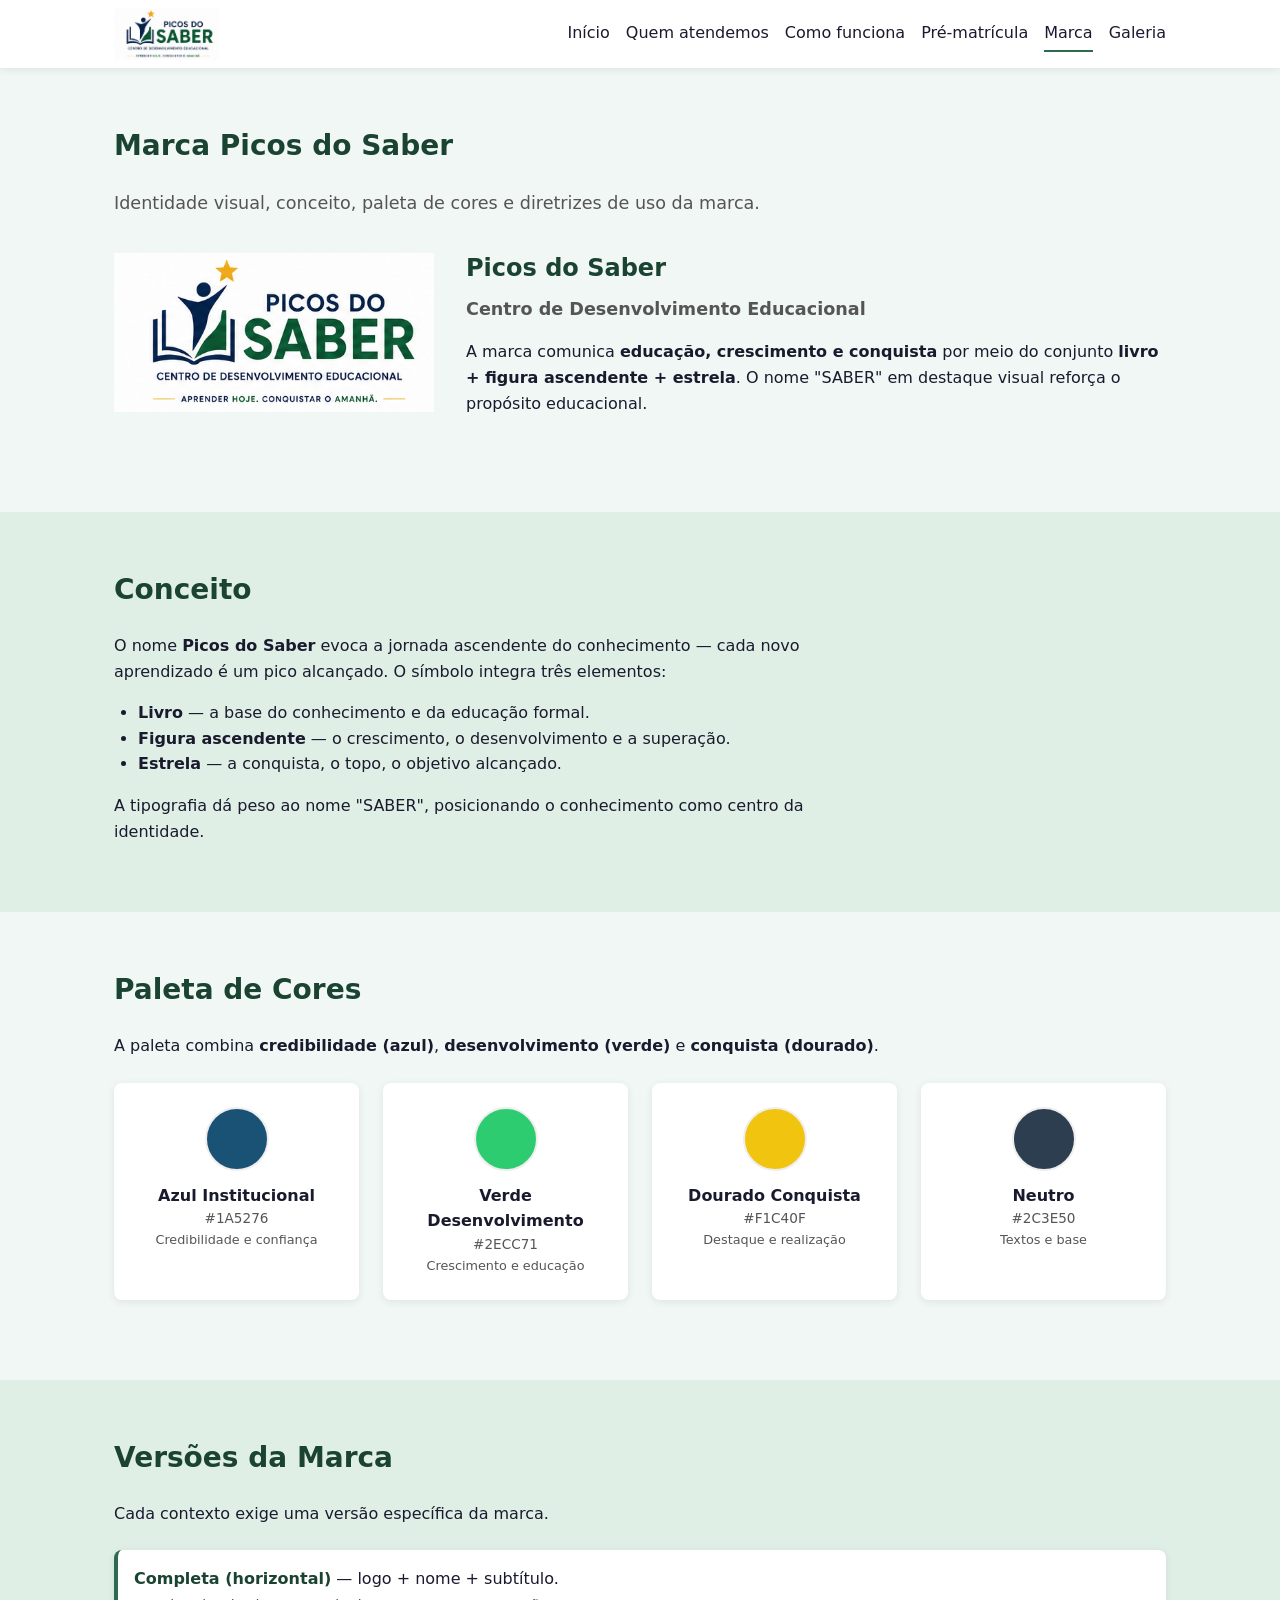
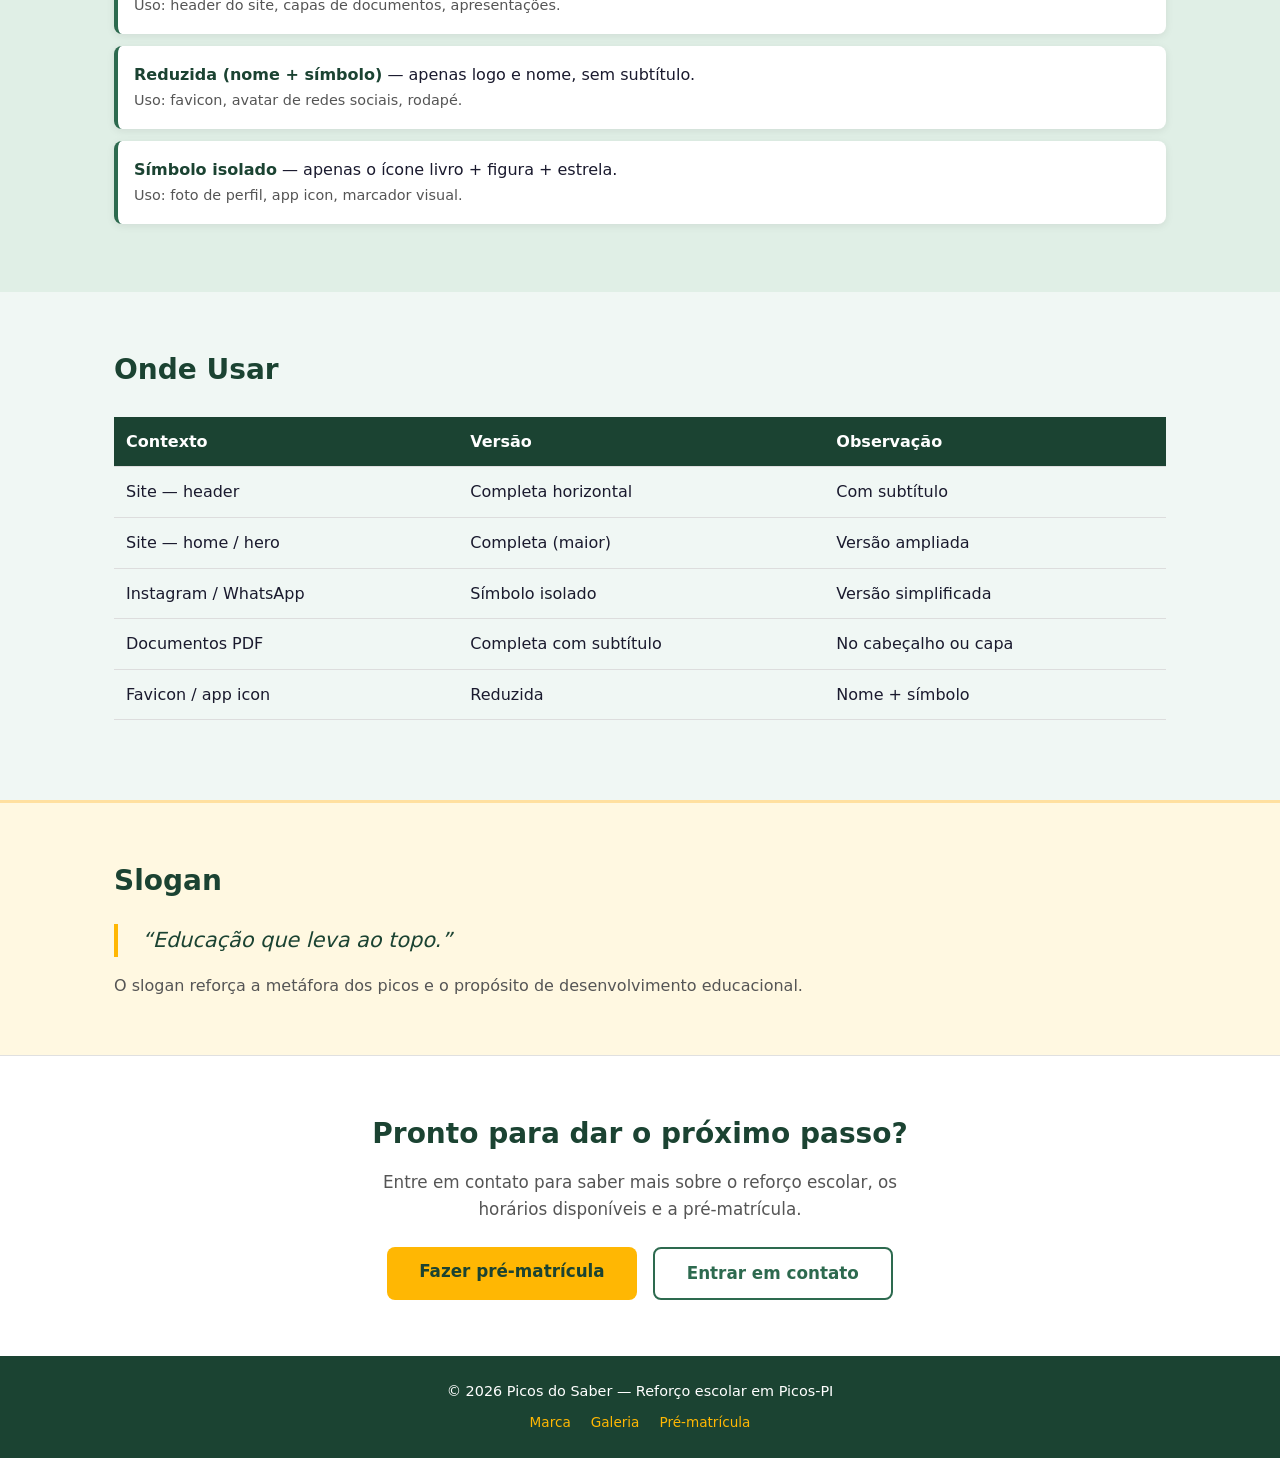
<file: pages/marca.html>
<!DOCTYPE html>
<html lang="pt-BR">
<head>
  <meta charset="UTF-8">
  <meta name="viewport" content="width=device-width, initial-scale=1.0">
  <title>Marca — Picos do Saber</title>
  <link rel="stylesheet" href="../assets/css/style.css">
  <style>
    .brand-showcase {
      display: flex;
      flex-wrap: wrap;
      gap: 2rem;
      align-items: center;
      margin: 2rem 0;
    }
    .brand-showcase__logo {
      flex: 0 0 auto;
    }
    .brand-showcase__logo img {
      max-width: 320px;
      height: auto;
    }
    .brand-showcase__info {
      flex: 1;
      min-width: 240px;
    }
    .brand-grid {
      display: grid;
      grid-template-columns: repeat(auto-fill, minmax(200px, 1fr));
      gap: 1.5rem;
      margin: 1.5rem 0;
    }
    .brand-card {
      background: var(--color-white);
      border-radius: var(--radius);
      padding: 1.5rem;
      box-shadow: var(--shadow);
      text-align: center;
    }
    .brand-card__swatch {
      width: 64px;
      height: 64px;
      border-radius: 50%;
      margin: 0 auto 0.75rem;
      border: 2px solid #eee;
    }
    .brand-card__swatch--primary { background: #1a5276; }
    .brand-card__swatch--secondary { background: #2ecc71; }
    .brand-card__swatch--accent { background: #f1c40f; }
    .brand-card__swatch--neutral { background: #2c3e50; }
    .brand-card__label {
      font-weight: 600;
    }
    .brand-card__hex {
      font-size: 0.85rem;
      color: var(--color-text-light);
    }
    .usage-table {
      width: 100%;
      border-collapse: collapse;
      margin: 1.5rem 0;
    }
    .usage-table th,
    .usage-table td {
      text-align: left;
      padding: 0.75rem;
      border-bottom: 1px solid #ddd;
    }
    .usage-table th {
      background: var(--color-primary-dark);
      color: var(--color-white);
    }
    .usage-table tr:nth-child(even) {
      background: var(--color-bg);
    }
    .version-list {
      list-style: none;
      padding: 0;
    }
    .version-list li {
      padding: 1rem;
      margin-bottom: 0.75rem;
      background: var(--color-white);
      border-radius: var(--radius);
      box-shadow: var(--shadow);
      border-left: 4px solid var(--color-primary);
    }
    .version-list li strong {
      color: var(--color-primary-dark);
    }
  </style>
</head>
<body>
  <header class="header">
    <div class="container header__inner">
      <div class="logo">
        <img src="../assets/img/logo-picos-do-saber.png" alt="Picos do Saber">
        
      </div>
      <nav class="nav">
        <a class="nav__link" href="../index.html">Início</a>
        <a class="nav__link" href="../index.html#quem-atendemos">Quem atendemos</a>
        <a class="nav__link" href="../index.html#como-funciona">Como funciona</a>
        <a class="nav__link" href="../index.html#pre-matricula">Pré-matrícula</a>
        <a class="nav__link nav__link--active" href="marca.html">Marca</a>
        <a class="nav__link" href="documentos-visuais.html">Galeria</a>
      </nav>
      <button class="nav__toggle">&#x2630;</button>
    </div>
  </header>

  <main>
    <section class="section">
      <div class="container">
        <h1 class="section__title">Marca Picos do Saber</h1>
        <p class="section__description" style="font-size:1.1rem;color:var(--color-text-light);margin-bottom:2rem;">
          Identidade visual, conceito, paleta de cores e diretrizes de uso da marca.
        </p>

        <div class="brand-showcase">
          <div class="brand-showcase__logo">
            <img src="../assets/img/logo-picos-do-saber.png" alt="Logo Picos do Saber">
          </div>
          <div class="brand-showcase__info">
            <h2 style="color:var(--color-primary-dark);font-size:1.5rem;margin-bottom:0.5rem;">Picos do Saber</h2>
            <p style="font-size:1.1rem;font-weight:600;color:var(--color-text-light);margin-bottom:1rem;">
              Centro de Desenvolvimento Educacional
            </p>
            <p style="margin-bottom:0.5rem;">
              A marca comunica <strong>educação, crescimento e conquista</strong> por meio do conjunto
              <strong>livro + figura ascendente + estrela</strong>. O nome "SABER" em destaque visual
              reforça o propósito educacional.
            </p>
          </div>
        </div>
      </div>
    </section>

    <section class="section section--dark">
      <div class="container">
        <h2 class="section__title">Conceito</h2>
        <div class="section__body">
          <p>
            O nome <strong>Picos do Saber</strong> evoca a jornada ascendente do conhecimento —
            cada novo aprendizado é um pico alcançado. O símbolo integra três elementos:
          </p>
          <ul style="margin:1rem 0 1rem 1.5rem;">
            <li><strong>Livro</strong> — a base do conhecimento e da educação formal.</li>
            <li><strong>Figura ascendente</strong> — o crescimento, o desenvolvimento e a superação.</li>
            <li><strong>Estrela</strong> — a conquista, o topo, o objetivo alcançado.</li>
          </ul>
          <p>
            A tipografia dá peso ao nome "SABER", posicionando o conhecimento como centro da
            identidade.
          </p>
        </div>
      </div>
    </section>

    <section class="section">
      <div class="container">
        <h2 class="section__title">Paleta de Cores</h2>
        <p style="margin-bottom:1.5rem;">
          A paleta combina <strong>credibilidade (azul)</strong>,
          <strong>desenvolvimento (verde)</strong> e <strong>conquista (dourado)</strong>.
        </p>
        <div class="brand-grid">
          <div class="brand-card">
            <div class="brand-card__swatch brand-card__swatch--primary"></div>
            <p class="brand-card__label">Azul Institucional</p>
            <p class="brand-card__hex">#1A5276</p>
            <p class="brand-card__hex" style="font-size:0.8rem;">Credibilidade e confiança</p>
          </div>
          <div class="brand-card">
            <div class="brand-card__swatch brand-card__swatch--secondary"></div>
            <p class="brand-card__label">Verde Desenvolvimento</p>
            <p class="brand-card__hex">#2ECC71</p>
            <p class="brand-card__hex" style="font-size:0.8rem;">Crescimento e educação</p>
          </div>
          <div class="brand-card">
            <div class="brand-card__swatch brand-card__swatch--accent"></div>
            <p class="brand-card__label">Dourado Conquista</p>
            <p class="brand-card__hex">#F1C40F</p>
            <p class="brand-card__hex" style="font-size:0.8rem;">Destaque e realização</p>
          </div>
          <div class="brand-card">
            <div class="brand-card__swatch brand-card__swatch--neutral"></div>
            <p class="brand-card__label">Neutro</p>
            <p class="brand-card__hex">#2C3E50</p>
            <p class="brand-card__hex" style="font-size:0.8rem;">Textos e base</p>
          </div>
        </div>
      </div>
    </section>

    <section class="section section--dark">
      <div class="container">
        <h2 class="section__title">Versões da Marca</h2>
        <p style="margin-bottom:1.5rem;">
          Cada contexto exige uma versão específica da marca.
        </p>
        <ul class="version-list">
          <li>
            <strong>Completa (horizontal)</strong> — logo + nome + subtítulo.<br>
            <span style="color:var(--color-text-light);font-size:0.9rem;">
              Uso: header do site, capas de documentos, apresentações.
            </span>
          </li>
          <li>
            <strong>Reduzida (nome + símbolo)</strong> — apenas logo e nome, sem subtítulo.<br>
            <span style="color:var(--color-text-light);font-size:0.9rem;">
              Uso: favicon, avatar de redes sociais, rodapé.
            </span>
          </li>
          <li>
            <strong>Símbolo isolado</strong> — apenas o ícone livro + figura + estrela.<br>
            <span style="color:var(--color-text-light);font-size:0.9rem;">
              Uso: foto de perfil, app icon, marcador visual.
            </span>
          </li>
        </ul>
      </div>
    </section>

    <section class="section">
      <div class="container">
        <h2 class="section__title">Onde Usar</h2>
        <table class="usage-table">
          <thead>
            <tr>
              <th>Contexto</th>
              <th>Versão</th>
              <th>Observação</th>
            </tr>
          </thead>
          <tbody>
            <tr>
              <td>Site — header</td>
              <td>Completa horizontal</td>
              <td>Com subtítulo</td>
            </tr>
            <tr>
              <td>Site — home / hero</td>
              <td>Completa (maior)</td>
              <td>Versão ampliada</td>
            </tr>
            <tr>
              <td>Instagram / WhatsApp</td>
              <td>Símbolo isolado</td>
              <td>Versão simplificada</td>
            </tr>
            <tr>
              <td>Documentos PDF</td>
              <td>Completa com subtítulo</td>
              <td>No cabeçalho ou capa</td>
            </tr>
            <tr>
              <td>Favicon / app icon</td>
              <td>Reduzida</td>
              <td>Nome + símbolo</td>
            </tr>
          </tbody>
        </table>
      </div>
    </section>

    <section class="section section--warning">
      <div class="container">
        <h2 class="section__title">Slogan</h2>
        <blockquote style="font-size:1.3rem;font-style:italic;color:var(--color-primary-dark);border-left:4px solid var(--color-accent);padding-left:1.5rem;margin:1rem 0;">
          “Educação que leva ao topo.”
        </blockquote>
        <p style="color:var(--color-text-light);">
          O slogan reforça a metáfora dos picos e o propósito de desenvolvimento educacional.
        </p>
      </div>
    </section>
    <section class="section section--global-cta">
      <div class="container">
        <h2 class="section--global-cta__title">Pronto para dar o pr&oacute;ximo passo?</h2>
        <p class="section--global-cta__text">
          Entre em contato para saber mais sobre o refor&ccedil;o escolar, os hor&aacute;rios dispon&iacute;veis e a pr&eacute;-matr&iacute;cula.
        </p>
        <div class="section--global-cta__actions">
          <a class="hero__cta" href="../index.html#pre-matricula">Fazer pr&eacute;-matr&iacute;cula</a>
          <a class="cta-secondary" href="../index.html#pre-matricula">Entrar em contato</a>
        </div>
      </div>
    </section>
  </main>

  <footer class="footer">
    <div class="container footer__inner">
      <p>&copy; 2026 Picos do Saber &mdash; Refor&ccedil;o escolar em Picos-PI</p>
      <ul class="footer__links">
        <li><a href="marca.html">Marca</a></li>
        <li><a href="documentos-visuais.html">Galeria</a></li>
        <li><a href="../index.html#pre-matricula">Pr&eacute;-matr&iacute;cula</a></li>
      </ul>
    </div>
  </footer>
<script src="../assets/js/main.js"></script>
</body>
</html>
</file>
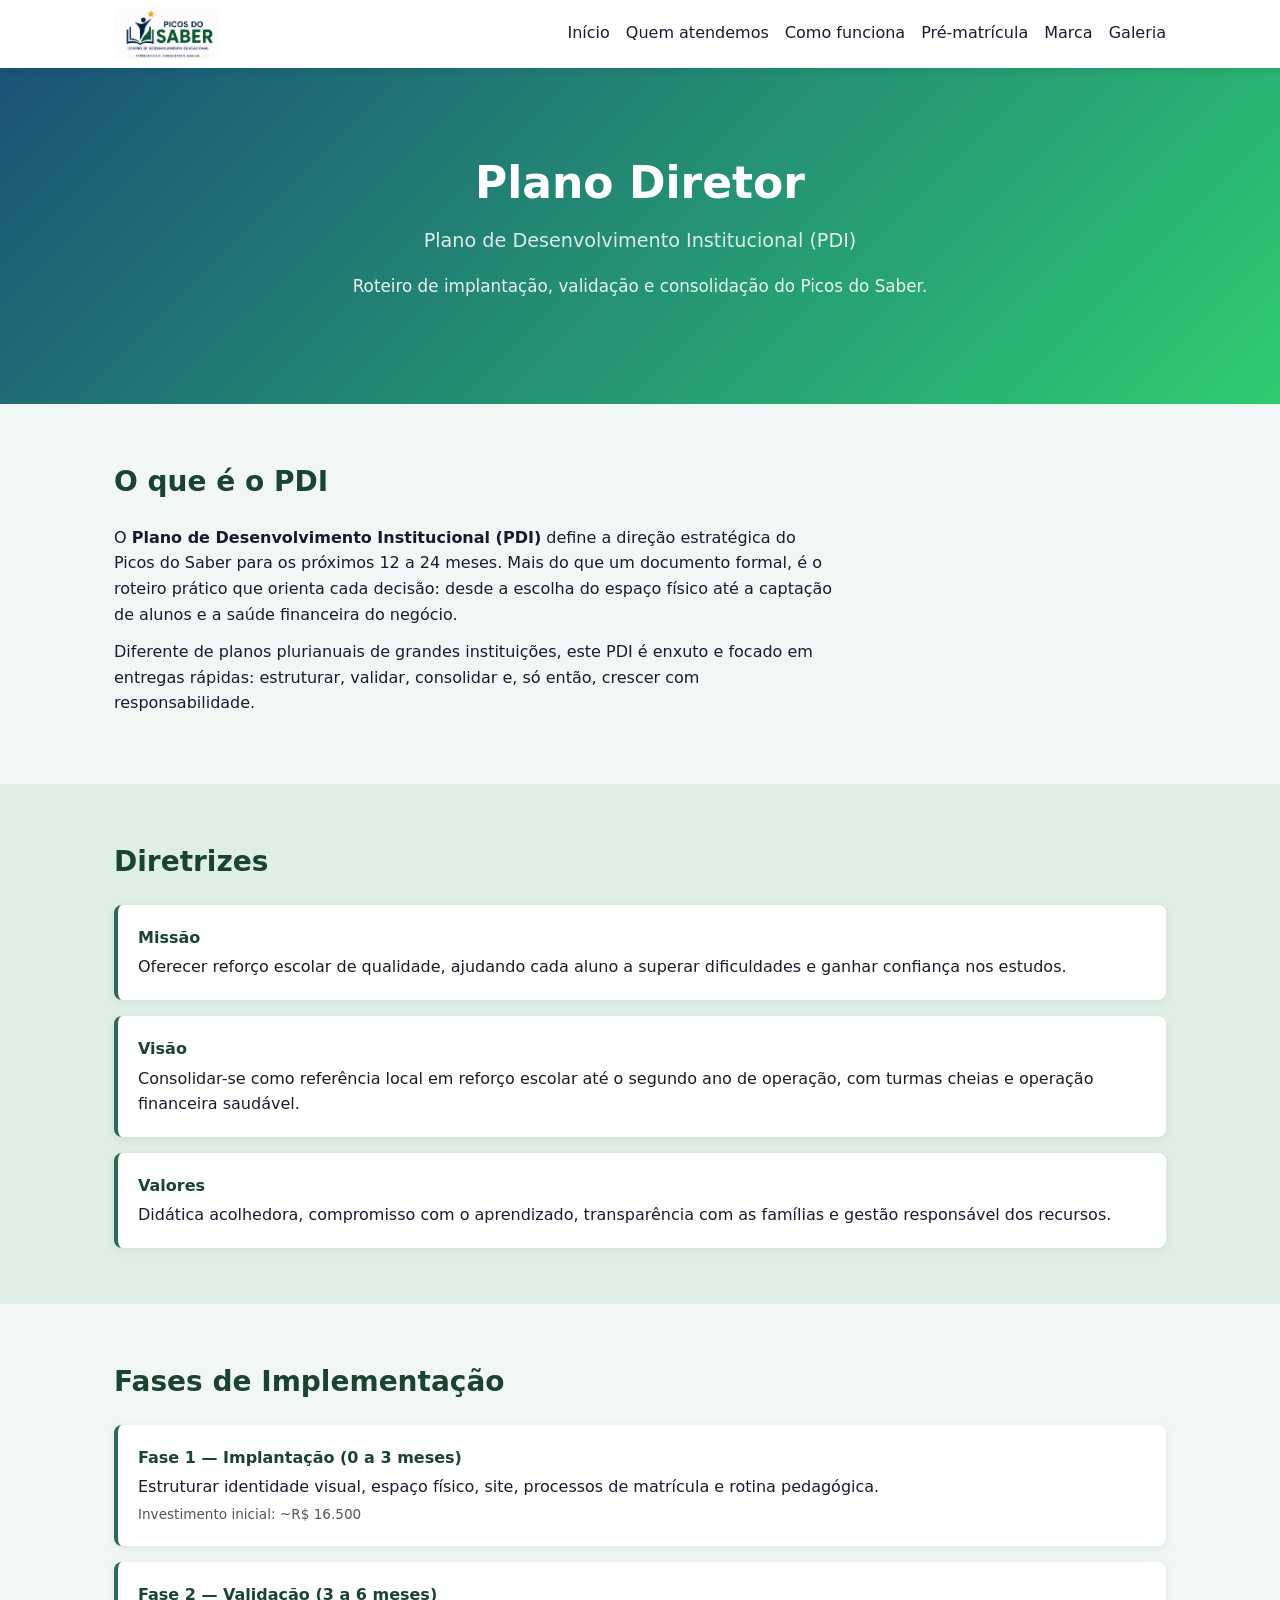
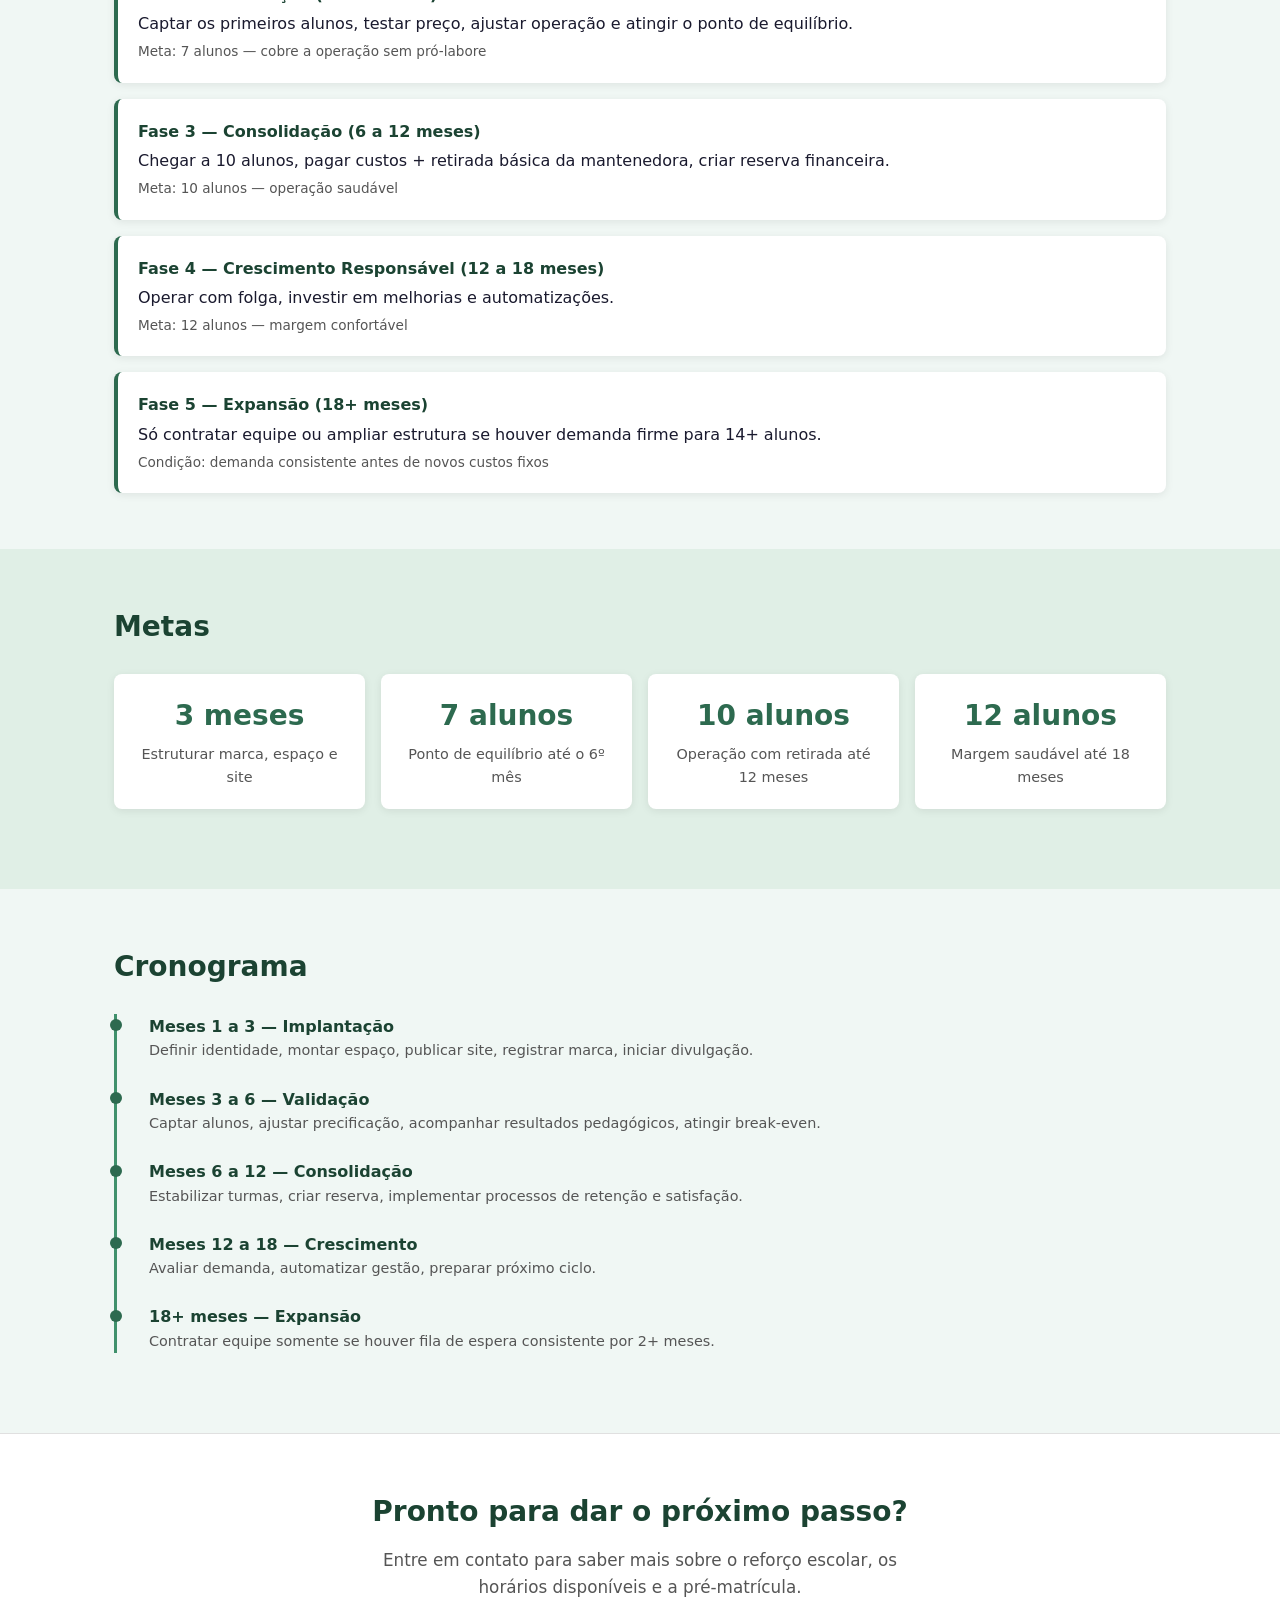
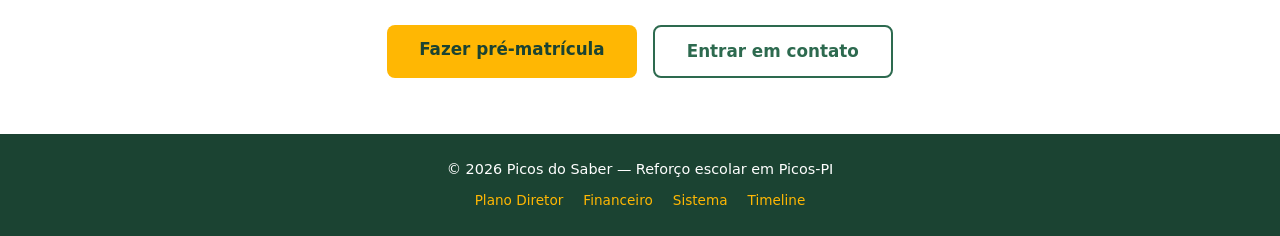
<file: pages/plano-diretor.html>
<!DOCTYPE html>
<html lang="pt-BR">
<head>
  <meta charset="UTF-8">
  <meta name="viewport" content="width=device-width, initial-scale=1.0">
  <title>Plano Diretor — Picos do Saber</title>
  <link rel="stylesheet" href="../assets/css/style.css">
  <style>
    .phase-list {
      list-style: none;
      padding: 0;
      display: grid;
      gap: 1rem;
    }
    .phase-list li {
      background: var(--color-white);
      border-radius: var(--radius);
      padding: 1.25rem;
      box-shadow: var(--shadow);
      border-left: 4px solid var(--color-primary);
    }
    .phase-list li strong {
      color: var(--color-primary-dark);
      display: block;
      margin-bottom: 0.25rem;
    }
    .phase-list li span {
      display: block;
      font-size: 0.85rem;
      color: var(--color-text-light);
      margin-top: 0.25rem;
    }
    .meta-grid {
      display: grid;
      grid-template-columns: repeat(auto-fill, minmax(200px, 1fr));
      gap: 1rem;
      margin: 1.5rem 0;
    }
    .meta-card {
      background: var(--color-white);
      border-radius: var(--radius);
      padding: 1.25rem;
      box-shadow: var(--shadow);
      text-align: center;
    }
    .meta-card__num {
      font-size: 1.75rem;
      font-weight: 700;
      color: var(--color-primary);
    }
    .meta-card__label {
      color: var(--color-text-light);
      font-size: 0.9rem;
      margin-top: 0.25rem;
    }
    .timeline-pdi {
      position: relative;
      padding-left: 2rem;
      border-left: 3px solid var(--color-primary-light);
      margin: 1.5rem 0;
    }
    .timeline-pdi__item {
      margin-bottom: 1.5rem;
      position: relative;
    }
    .timeline-pdi__item::before {
      content: '';
      position: absolute;
      left: -2.45rem;
      top: 0.35rem;
      width: 12px;
      height: 12px;
      border-radius: 50%;
      background: var(--color-primary);
    }
    .timeline-pdi__item h4 {
      color: var(--color-primary-dark);
    }
    .timeline-pdi__item p {
      font-size: 0.9rem;
      color: var(--color-text-light);
    }
  </style>
</head>
<body>
  <header class="header">
    <div class="container header__inner">
      <div class="logo">
        <img src="../assets/img/logo-picos-do-saber.png" alt="Picos do Saber">
        
      </div>
      <nav class="nav">
        <a class="nav__link" href="../index.html">Início</a>
        <a class="nav__link" href="../index.html#quem-atendemos">Quem atendemos</a>
        <a class="nav__link" href="../index.html#como-funciona">Como funciona</a>
        <a class="nav__link" href="../index.html#pre-matricula">Pré-matrícula</a>
        <a class="nav__link" href="marca.html">Marca</a>
        <a class="nav__link" href="documentos-visuais.html">Galeria</a>
      </nav>
      <button class="nav__toggle">&#x2630;</button>
    </div>
  </header>

  <main>
    <section class="hero" style="background:linear-gradient(135deg, #1a5276, #2ecc71);">
      <div class="container hero__inner">
        <h1 class="hero__title">Plano Diretor</h1>
        <p class="hero__subtitle">Plano de Desenvolvimento Institucional (PDI)</p>
        <p class="hero__description">
          Roteiro de implanta&ccedil;&atilde;o, valida&ccedil;&atilde;o e consolida&ccedil;&atilde;o do Picos do Saber.
        </p>
      </div>
    </section>

    <section class="section">
      <div class="container">
        <h2 class="section__title">O que &eacute; o PDI</h2>
        <div class="section__body">
          <p>
            O <strong>Plano de Desenvolvimento Institucional (PDI)</strong> define a dire&ccedil;&atilde;o
            estrat&eacute;gica do Picos do Saber para os pr&oacute;ximos 12 a 24 meses. Mais do que
            um documento formal, &eacute; o roteiro pr&aacute;tico que orienta cada decis&atilde;o:
            desde a escolha do espa&ccedil;o f&iacute;sico at&eacute; a capta&ccedil;&atilde;o de alunos
            e a sa&uacute;de financeira do neg&oacute;cio.
          </p>
          <p>
            Diferente de planos plurianuais de grandes institui&ccedil;&otilde;es, este PDI &eacute;
            enxuto e focado em entregas r&aacute;pidas: estruturar, validar, consolidar e, s&oacute;
            ent&atilde;o, crescer com responsabilidade.
          </p>
        </div>
      </div>
    </section>

    <section class="section section--dark">
      <div class="container">
        <h2 class="section__title">Diretrizes</h2>
        <div class="section__body">
          <ul class="phase-list">
            <li>
              <strong>Miss&atilde;o</strong>
              Oferecer refor&ccedil;o escolar de qualidade, ajudando cada aluno a superar
              dificuldades e ganhar confian&ccedil;a nos estudos.
            </li>
            <li>
              <strong>Vis&atilde;o</strong>
              Consolidar-se como refer&ecirc;ncia local em refor&ccedil;o escolar at&eacute;
              o segundo ano de opera&ccedil;&atilde;o, com turmas cheias e opera&ccedil;&atilde;o
              financeira saud&aacute;vel.
            </li>
            <li>
              <strong>Valores</strong>
              Did&aacute;tica acolhedora, compromisso com o aprendizado, transpar&ecirc;ncia
              com as fam&iacute;lias e gest&atilde;o responsável dos recursos.
            </li>
          </ul>
        </div>
      </div>
    </section>

    <section class="section">
      <div class="container">
        <h2 class="section__title">Fases de Implementa&ccedil;&atilde;o</h2>
        <ol class="phase-list">
          <li>
            <strong>Fase 1 — Implanta&ccedil;&atilde;o (0 a 3 meses)</strong>
            Estruturar identidade visual, espa&ccedil;o f&iacute;sico, site, processos de
            matr&iacute;cula e rotina pedag&oacute;gica.
            <span>Investimento inicial: ~R$ 16.500</span>
          </li>
          <li>
            <strong>Fase 2 — Valida&ccedil;&atilde;o (3 a 6 meses)</strong>
            Captar os primeiros alunos, testar pre&ccedil;o, ajustar opera&ccedil;&atilde;o
            e atingir o ponto de equil&iacute;brio.
            <span>Meta: 7 alunos — cobre a opera&ccedil;&atilde;o sem pr&oacute;-labore</span>
          </li>
          <li>
            <strong>Fase 3 — Consolida&ccedil;&atilde;o (6 a 12 meses)</strong>
            Chegar a 10 alunos, pagar custos + retirada b&aacute;sica da mantenedora,
            criar reserva financeira.
            <span>Meta: 10 alunos — opera&ccedil;&atilde;o saud&aacute;vel</span>
          </li>
          <li>
            <strong>Fase 4 — Crescimento Respons&aacute;vel (12 a 18 meses)</strong>
            Operar com folga, investir em melhorias e automatiza&ccedil;&otilde;es.
            <span>Meta: 12 alunos — margem confort&aacute;vel</span>
          </li>
          <li>
            <strong>Fase 5 — Expans&atilde;o (18+ meses)</strong>
            S&oacute; contratar equipe ou ampliar estrutura se houver demanda firme
            para 14+ alunos.
            <span>Condi&ccedil;&atilde;o: demanda consistente antes de novos custos fixos</span>
          </li>
        </ol>
      </div>
    </section>

    <section class="section section--dark">
      <div class="container">
        <h2 class="section__title">Metas</h2>
        <div class="meta-grid">
          <div class="meta-card">
            <p class="meta-card__num">3 meses</p>
            <p class="meta-card__label">Estruturar marca, espa&ccedil;o e site</p>
          </div>
          <div class="meta-card">
            <p class="meta-card__num">7 alunos</p>
            <p class="meta-card__label">Ponto de equil&iacute;brio at&eacute; o 6&ordm; m&ecirc;s</p>
          </div>
          <div class="meta-card">
            <p class="meta-card__num">10 alunos</p>
            <p class="meta-card__label">Opera&ccedil;&atilde;o com retirada at&eacute; 12 meses</p>
          </div>
          <div class="meta-card">
            <p class="meta-card__num">12 alunos</p>
            <p class="meta-card__label">Margem saud&aacute;vel at&eacute; 18 meses</p>
          </div>
        </div>
      </div>
    </section>

    <section class="section">
      <div class="container">
        <h2 class="section__title">Cronograma</h2>
        <div class="timeline-pdi">
          <div class="timeline-pdi__item">
            <h4>Meses 1 a 3 — Implanta&ccedil;&atilde;o</h4>
            <p>Definir identidade, montar espa&ccedil;o, publicar site, registrar marca, iniciar divulga&ccedil;&atilde;o.</p>
          </div>
          <div class="timeline-pdi__item">
            <h4>Meses 3 a 6 — Valida&ccedil;&atilde;o</h4>
            <p>Captar alunos, ajustar precifica&ccedil;&atilde;o, acompanhar resultados pedag&oacute;gicos, atingir break-even.</p>
          </div>
          <div class="timeline-pdi__item">
            <h4>Meses 6 a 12 — Consolida&ccedil;&atilde;o</h4>
            <p>Estabilizar turmas, criar reserva, implementar processos de reten&ccedil;&atilde;o e satisfa&ccedil;&atilde;o.</p>
          </div>
          <div class="timeline-pdi__item">
            <h4>Meses 12 a 18 — Crescimento</h4>
            <p>Avaliar demanda, automatizar gest&atilde;o, preparar pr&oacute;ximo ciclo.</p>
          </div>
          <div class="timeline-pdi__item">
            <h4>18+ meses — Expans&atilde;o</h4>
            <p>Contratar equipe somente se houver fila de espera consistente por 2+ meses.</p>
          </div>
        </div>
      </div>
    </section>
    <section class="section section--global-cta">
      <div class="container">
        <h2 class="section--global-cta__title">Pronto para dar o pr&oacute;ximo passo?</h2>
        <p class="section--global-cta__text">
          Entre em contato para saber mais sobre o refor&ccedil;o escolar, os hor&aacute;rios dispon&iacute;veis e a pr&eacute;-matr&iacute;cula.
        </p>
        <div class="section--global-cta__actions">
          <a class="hero__cta" href="../index.html#pre-matricula">Fazer pr&eacute;-matr&iacute;cula</a>
          <a class="cta-secondary" href="../index.html#pre-matricula">Entrar em contato</a>
        </div>
      </div>
    </section>
  </main>

  <footer class="footer">
    <div class="container footer__inner">
      <p>&copy; 2026 Picos do Saber &mdash; Refor&ccedil;o escolar em Picos-PI</p>
      <ul class="footer__links">
        <li><a href="plano-diretor.html">Plano Diretor</a></li>
        <li><a href="financeiro.html">Financeiro</a></li>
        <li><a href="sistema.html">Sistema</a></li>
        <li><a href="timeline.html">Timeline</a></li>
      </ul>
    </div>
  </footer>
<script src="../assets/js/main.js"></script>
</body>
</html>
</file>
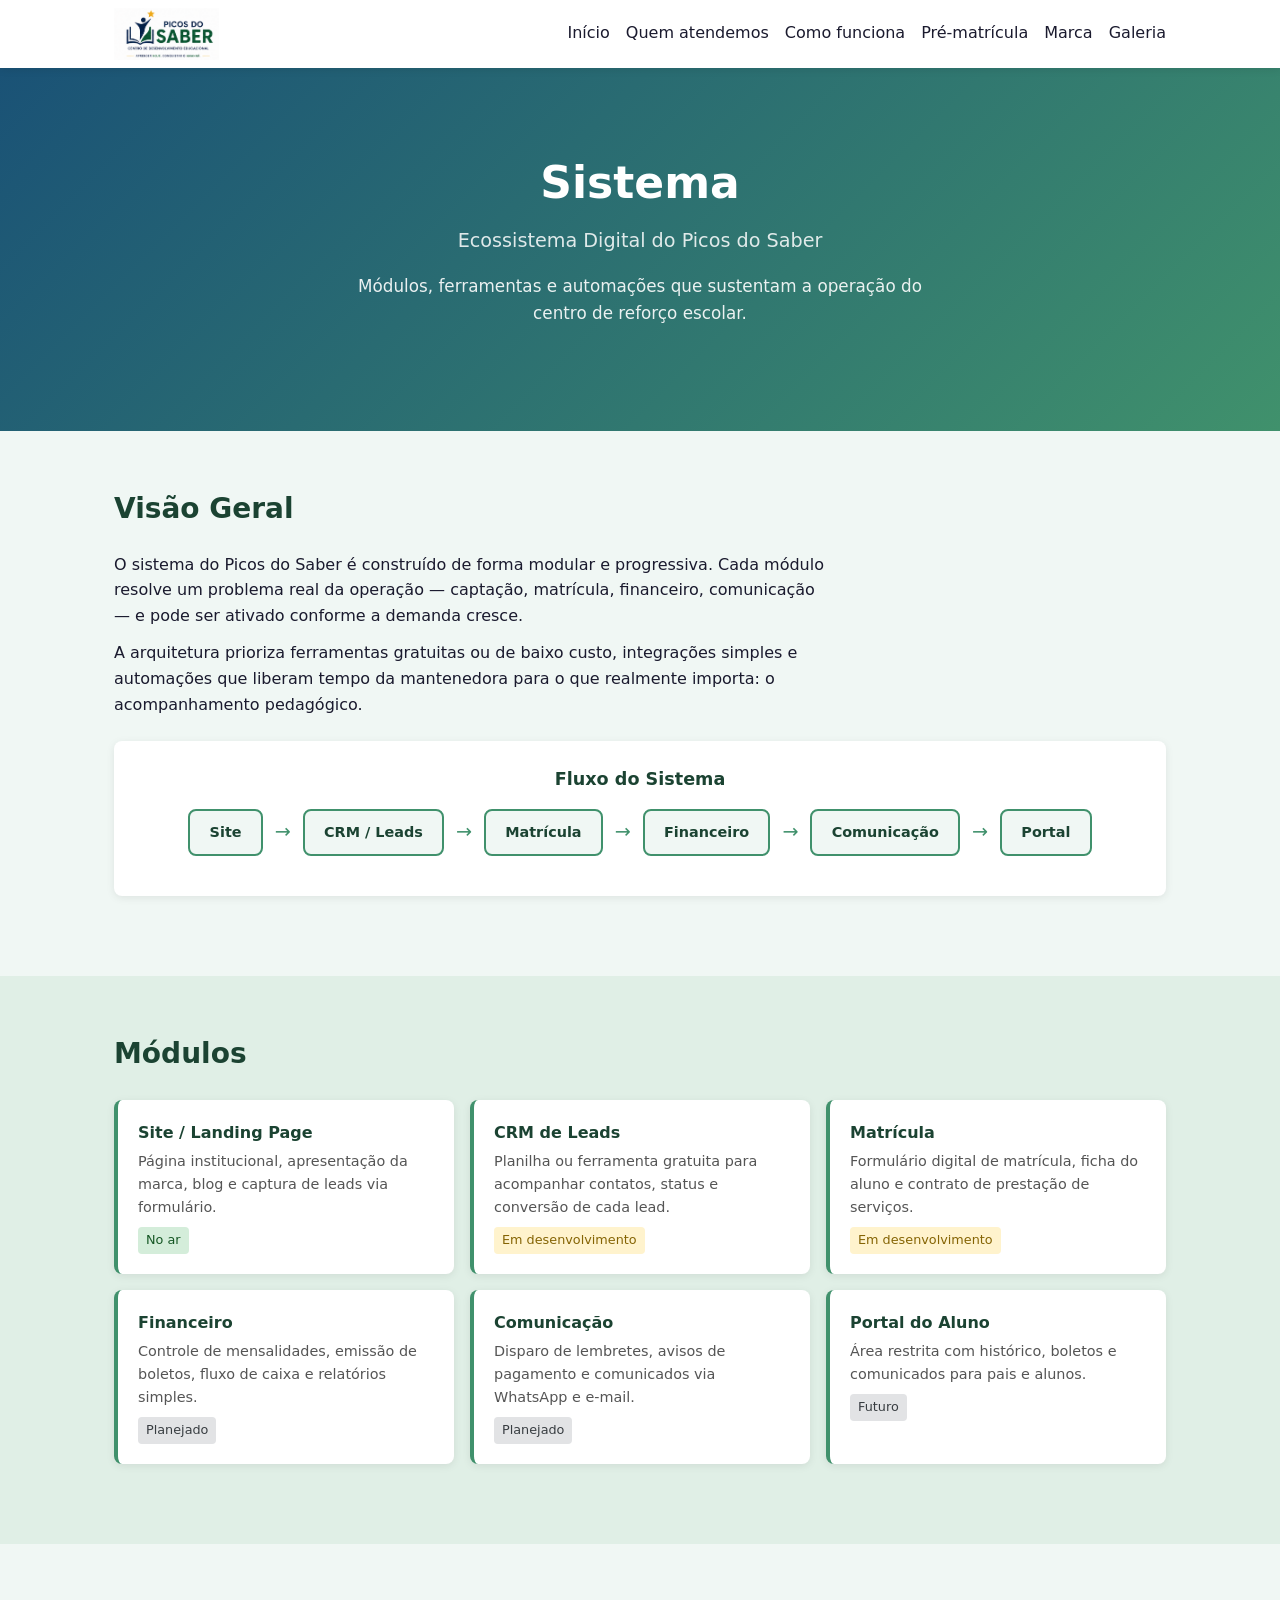
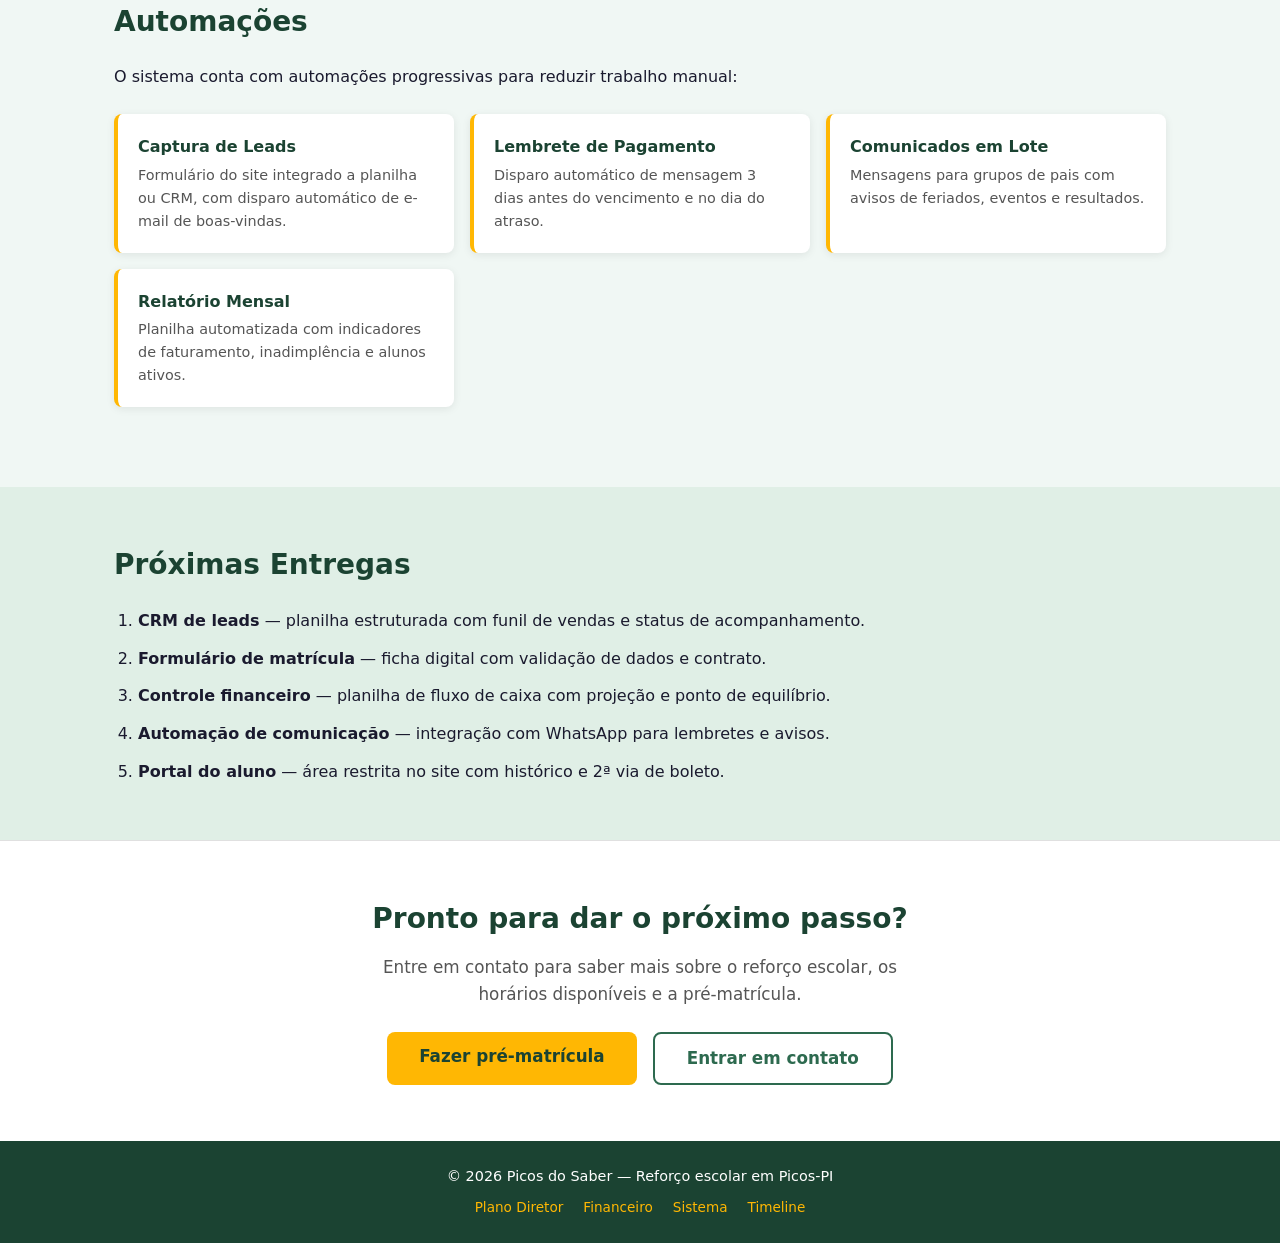
<file: pages/sistema.html>
<!DOCTYPE html>
<html lang="pt-BR">
<head>
  <meta charset="UTF-8">
  <meta name="viewport" content="width=device-width, initial-scale=1.0">
  <title>Sistema — Picos do Saber</title>
  <link rel="stylesheet" href="../assets/css/style.css">
  <style>
    .module-grid {
      display: grid;
      grid-template-columns: repeat(auto-fill, minmax(260px, 1fr));
      gap: 1rem;
      margin: 1.5rem 0;
    }
    .module-card {
      background: var(--color-white);
      border-radius: var(--radius);
      padding: 1.25rem;
      box-shadow: var(--shadow);
      border-left: 4px solid var(--color-primary-light);
    }
    .module-card__title {
      font-weight: 700;
      color: var(--color-primary-dark);
      margin-bottom: 0.25rem;
    }
    .module-card__text {
      font-size: 0.9rem;
      color: var(--color-text-light);
    }
    .module-card__status {
      display: inline-block;
      font-size: 0.8rem;
      padding: 0.2rem 0.5rem;
      border-radius: 4px;
      margin-top: 0.5rem;
    }
    .module-card__status--live { background: #d4edda; color: #155724; }
    .module-card__status--wip { background: #fff3cd; color: #856404; }
    .module-card__status--planned { background: #e2e3e5; color: #383d41; }
    .arch-box {
      background: var(--color-white);
      border-radius: var(--radius);
      padding: 1.5rem;
      box-shadow: var(--shadow);
      text-align: center;
      margin: 1.5rem 0;
    }
    .arch-box__title {
      font-weight: 700;
      color: var(--color-primary-dark);
      font-size: 1.1rem;
    }
    .arch-flow {
      display: flex;
      flex-wrap: wrap;
      justify-content: center;
      gap: 0.75rem;
      margin: 1rem 0;
    }
    .arch-flow__item {
      background: var(--color-bg);
      border: 2px solid var(--color-primary-light);
      border-radius: var(--radius);
      padding: 0.6rem 1.2rem;
      font-size: 0.9rem;
      font-weight: 600;
      color: var(--color-primary-dark);
    }
    .arch-flow__arrow {
      font-size: 1.2rem;
      color: var(--color-primary-light);
      align-self: center;
    }
    @media (max-width: 600px) {
      .arch-flow__arrow { display: none; }
    }
  </style>
</head>
<body>
  <header class="header">
    <div class="container header__inner">
      <div class="logo">
        <img src="../assets/img/logo-picos-do-saber.png" alt="Picos do Saber">
        
      </div>
      <nav class="nav">
        <a class="nav__link" href="../index.html">Início</a>
        <a class="nav__link" href="../index.html#quem-atendemos">Quem atendemos</a>
        <a class="nav__link" href="../index.html#como-funciona">Como funciona</a>
        <a class="nav__link" href="../index.html#pre-matricula">Pré-matrícula</a>
        <a class="nav__link" href="marca.html">Marca</a>
        <a class="nav__link" href="documentos-visuais.html">Galeria</a>
      </nav>
      <button class="nav__toggle">&#x2630;</button>
    </div>
  </header>

  <main>
    <section class="hero" style="background:linear-gradient(135deg, #1a5276, #40916c);">
      <div class="container hero__inner">
        <h1 class="hero__title">Sistema</h1>
        <p class="hero__subtitle">Ecossistema Digital do Picos do Saber</p>
        <p class="hero__description">
          Módulos, ferramentas e automações que sustentam a operação do centro de reforço escolar.
        </p>
      </div>
    </section>

    <section class="section">
      <div class="container">
        <h2 class="section__title">Visão Geral</h2>
        <div class="section__body">
          <p>
            O sistema do Picos do Saber é construído de forma modular e progressiva. Cada
            módulo resolve um problema real da operação — captação, matrícula, financeiro,
            comunicação — e pode ser ativado conforme a demanda cresce.
          </p>
          <p>
            A arquitetura prioriza ferramentas gratuitas ou de baixo custo, integrações
            simples e automações que liberam tempo da mantenedora para o que realmente
            importa: o acompanhamento pedagógico.
          </p>
        </div>

        <div class="arch-box">
          <p class="arch-box__title">Fluxo do Sistema</p>
          <div class="arch-flow">
            <span class="arch-flow__item">Site</span>
            <span class="arch-flow__arrow">&rarr;</span>
            <span class="arch-flow__item">CRM / Leads</span>
            <span class="arch-flow__arrow">&rarr;</span>
            <span class="arch-flow__item">Matr&iacute;cula</span>
            <span class="arch-flow__arrow">&rarr;</span>
            <span class="arch-flow__item">Financeiro</span>
            <span class="arch-flow__arrow">&rarr;</span>
            <span class="arch-flow__item">Comunica&ccedil;&atilde;o</span>
            <span class="arch-flow__arrow">&rarr;</span>
            <span class="arch-flow__item">Portal</span>
          </div>
        </div>
      </div>
    </section>

    <section class="section section--dark">
      <div class="container">
        <h2 class="section__title">Módulos</h2>
        <div class="module-grid">
          <div class="module-card">
            <p class="module-card__title">Site / Landing Page</p>
            <p class="module-card__text">Página institucional, apresentação da marca, blog e captura de leads via formulário.</p>
            <span class="module-card__status module-card__status--live">No ar</span>
          </div>
          <div class="module-card">
            <p class="module-card__title">CRM de Leads</p>
            <p class="module-card__text">Planilha ou ferramenta gratuita para acompanhar contatos, status e conversão de cada lead.</p>
            <span class="module-card__status module-card__status--wip">Em desenvolvimento</span>
          </div>
          <div class="module-card">
            <p class="module-card__title">Matr&iacute;cula</p>
            <p class="module-card__text">Formulário digital de matrícula, ficha do aluno e contrato de prestação de serviços.</p>
            <span class="module-card__status module-card__status--wip">Em desenvolvimento</span>
          </div>
          <div class="module-card">
            <p class="module-card__title">Financeiro</p>
            <p class="module-card__text">Controle de mensalidades, emissão de boletos, fluxo de caixa e relatórios simples.</p>
            <span class="module-card__status module-card__status--planned">Planejado</span>
          </div>
          <div class="module-card">
            <p class="module-card__title">Comunica&ccedil;&atilde;o</p>
            <p class="module-card__text">Disparo de lembretes, avisos de pagamento e comunicados via WhatsApp e e-mail.</p>
            <span class="module-card__status module-card__status--planned">Planejado</span>
          </div>
          <div class="module-card">
            <p class="module-card__title">Portal do Aluno</p>
            <p class="module-card__text">Área restrita com histórico, boletos e comunicados para pais e alunos.</p>
            <span class="module-card__status module-card__status--planned">Futuro</span>
          </div>
        </div>
      </div>
    </section>

    <section class="section">
      <div class="container">
        <h2 class="section__title">Automações</h2>
        <div class="section__body">
          <p>O sistema conta com automações progressivas para reduzir trabalho manual:</p>
        </div>
        <div class="module-grid">
          <div class="module-card" style="border-left-color:var(--color-accent);">
            <p class="module-card__title">Captura de Leads</p>
            <p class="module-card__text">Formulário do site integrado a planilha ou CRM, com disparo automático de e-mail de boas-vindas.</p>
          </div>
          <div class="module-card" style="border-left-color:var(--color-accent);">
            <p class="module-card__title">Lembrete de Pagamento</p>
            <p class="module-card__text">Disparo automático de mensagem 3 dias antes do vencimento e no dia do atraso.</p>
          </div>
          <div class="module-card" style="border-left-color:var(--color-accent);">
            <p class="module-card__title">Comunicados em Lote</p>
            <p class="module-card__text">Mensagens para grupos de pais com avisos de feriados, eventos e resultados.</p>
          </div>
          <div class="module-card" style="border-left-color:var(--color-accent);">
            <p class="module-card__title">Relatório Mensal</p>
            <p class="module-card__text">Planilha automatizada com indicadores de faturamento, inadimplência e alunos ativos.</p>
          </div>
        </div>
      </div>
    </section>

    <section class="section section--dark">
      <div class="container">
        <h2 class="section__title">Próximas Entregas</h2>
        <ol style="list-style:decimal;padding-left:1.5rem;">
          <li style="margin-bottom:0.75rem;">
            <strong>CRM de leads</strong> — planilha estruturada com funil de vendas e status de acompanhamento.
          </li>
          <li style="margin-bottom:0.75rem;">
            <strong>Formulário de matrícula</strong> — ficha digital com validação de dados e contrato.
          </li>
          <li style="margin-bottom:0.75rem;">
            <strong>Controle financeiro</strong> — planilha de fluxo de caixa com projeção e ponto de equilíbrio.
          </li>
          <li style="margin-bottom:0.75rem;">
            <strong>Automação de comunicação</strong> — integração com WhatsApp para lembretes e avisos.
          </li>
          <li>
            <strong>Portal do aluno</strong> — área restrita no site com histórico e 2ª via de boleto.
          </li>
        </ol>
      </div>
    </section>
    <section class="section section--global-cta">
      <div class="container">
        <h2 class="section--global-cta__title">Pronto para dar o pr&oacute;ximo passo?</h2>
        <p class="section--global-cta__text">
          Entre em contato para saber mais sobre o refor&ccedil;o escolar, os hor&aacute;rios dispon&iacute;veis e a pr&eacute;-matr&iacute;cula.
        </p>
        <div class="section--global-cta__actions">
          <a class="hero__cta" href="../index.html#pre-matricula">Fazer pr&eacute;-matr&iacute;cula</a>
          <a class="cta-secondary" href="../index.html#pre-matricula">Entrar em contato</a>
        </div>
      </div>
    </section>
  </main>

  <footer class="footer">
    <div class="container footer__inner">
      <p>&copy; 2026 Picos do Saber &mdash; Refor&ccedil;o escolar em Picos-PI</p>
      <ul class="footer__links">
        <li><a href="plano-diretor.html">Plano Diretor</a></li>
        <li><a href="financeiro.html">Financeiro</a></li>
        <li><a href="sistema.html">Sistema</a></li>
        <li><a href="timeline.html">Timeline</a></li>
      </ul>
    </div>
  </footer>
<script src="../assets/js/main.js"></script>
</body>
</html>
</file>
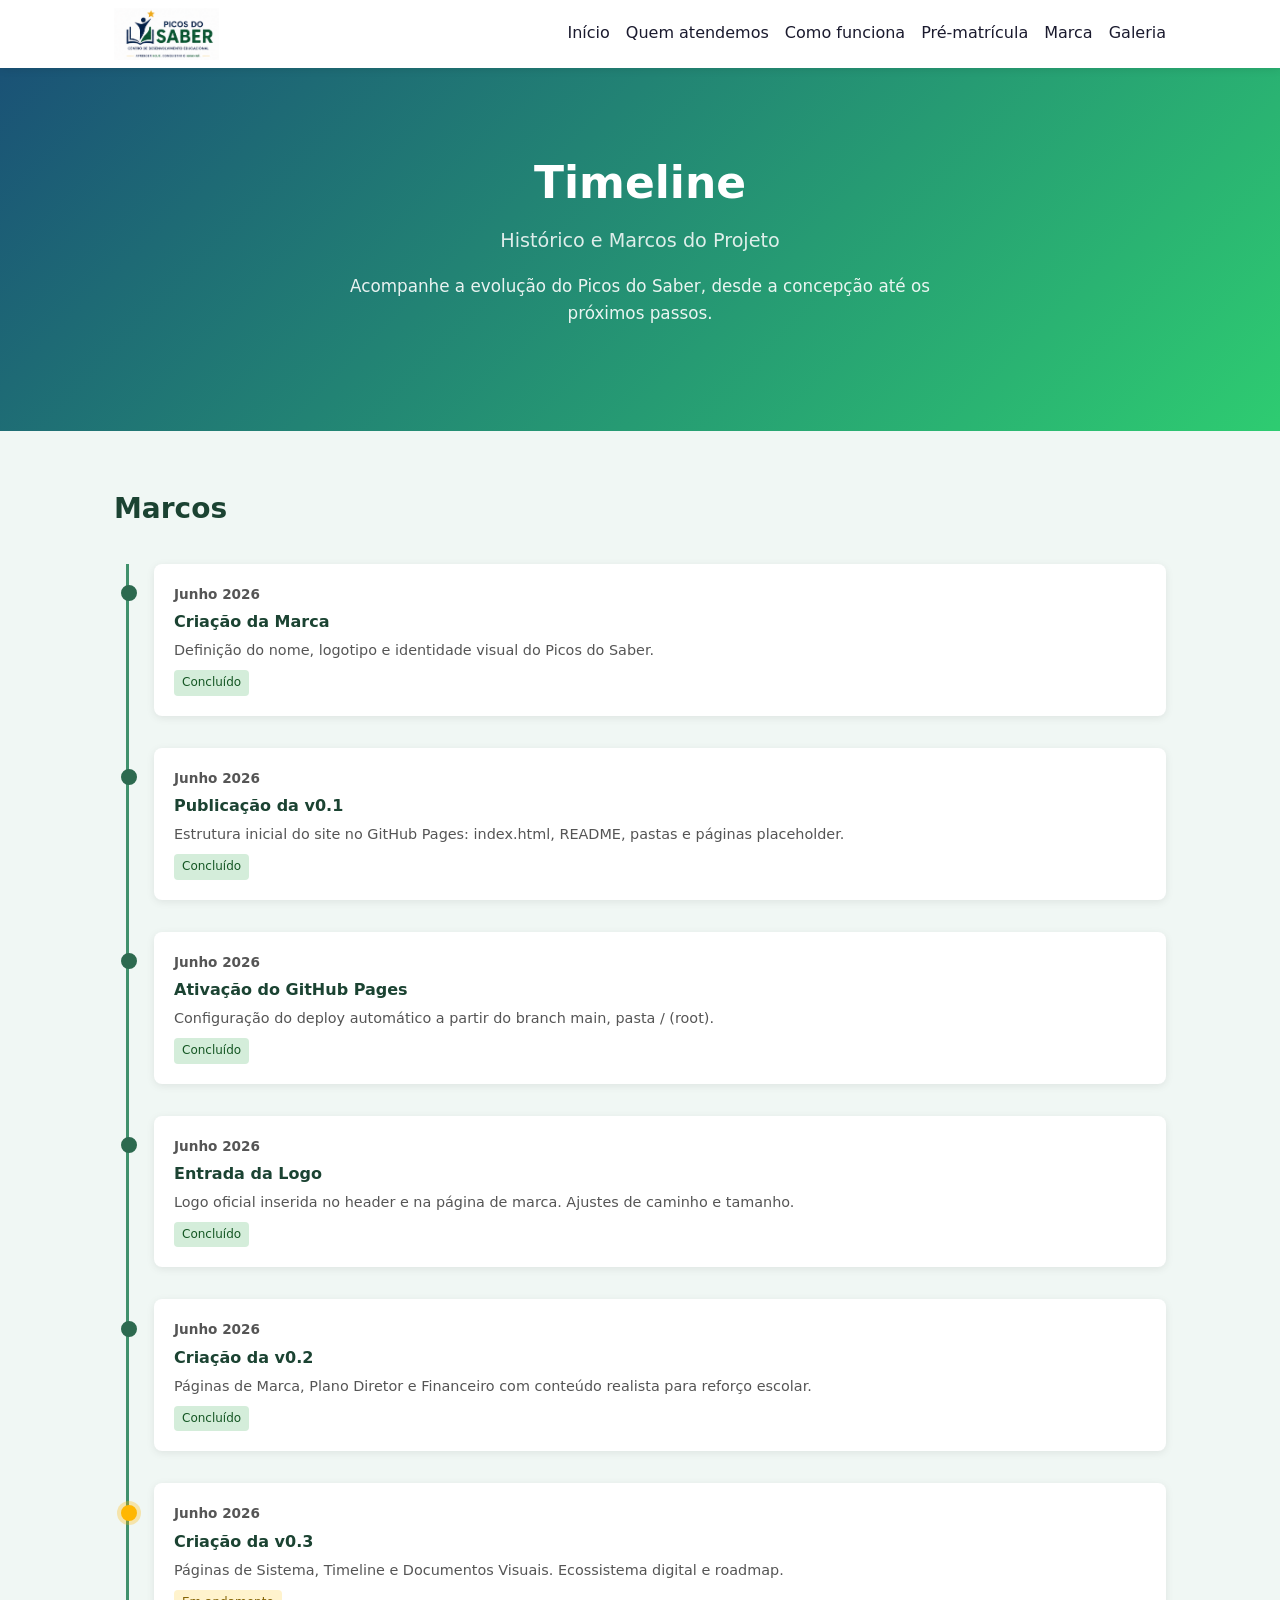
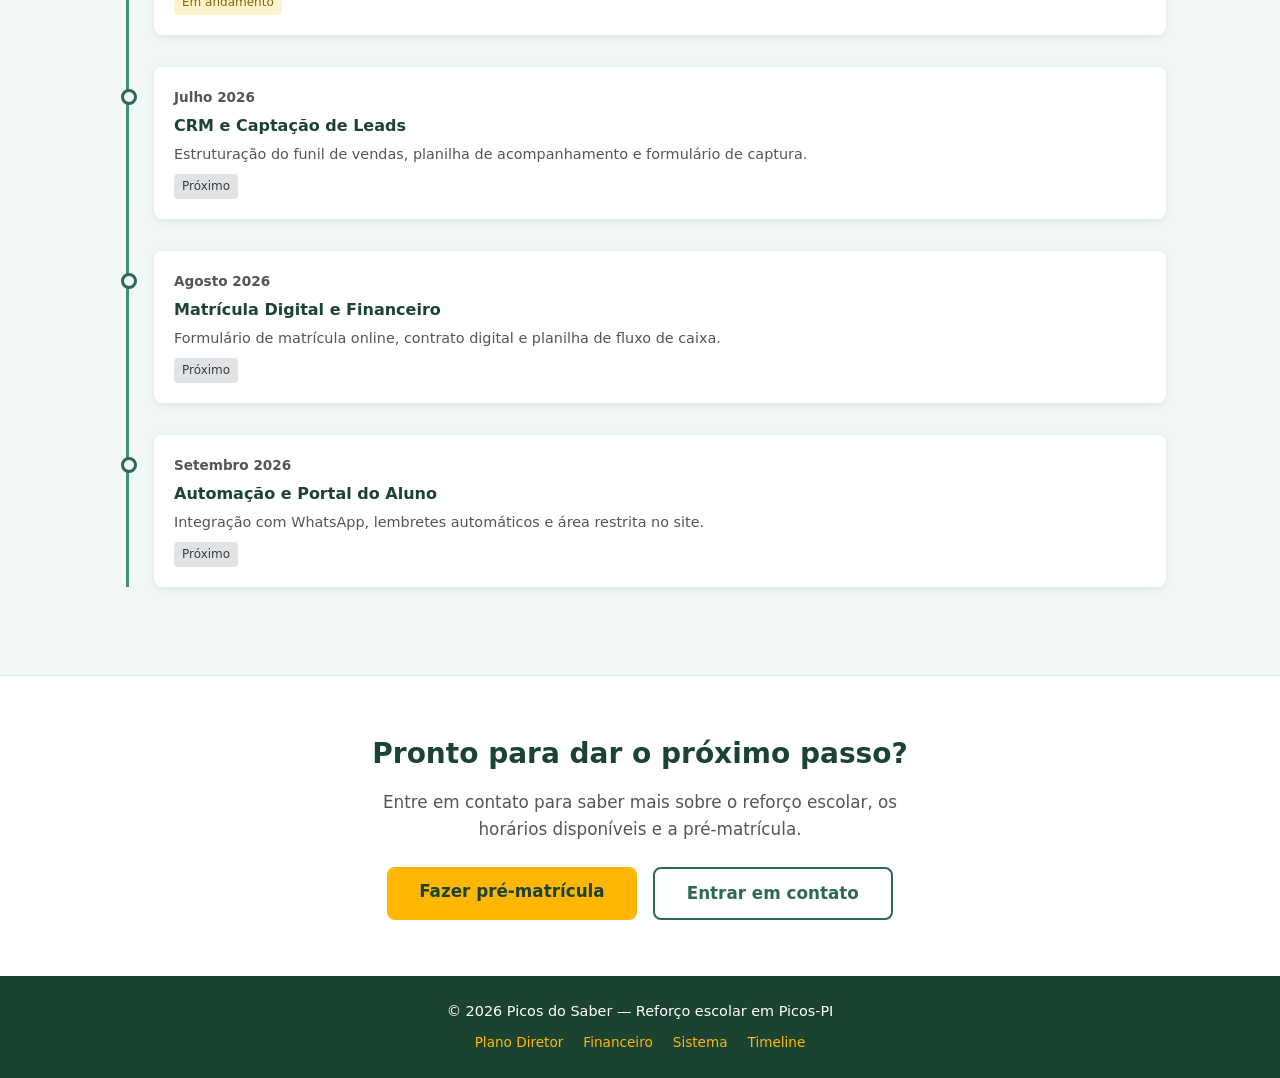
<file: pages/timeline.html>
<!DOCTYPE html>
<html lang="pt-BR">
<head>
  <meta charset="UTF-8">
  <meta name="viewport" content="width=device-width, initial-scale=1.0">
  <title>Timeline — Picos do Saber</title>
  <link rel="stylesheet" href="../assets/css/style.css">
  <style>
    .timeline {
      position: relative;
      padding-left: 2.5rem;
      margin: 2rem 0;
    }
    .timeline::before {
      content: '';
      position: absolute;
      left: 12px;
      top: 0;
      bottom: 0;
      width: 3px;
      background: var(--color-primary-light);
    }
    .timeline__item {
      position: relative;
      margin-bottom: 2rem;
      background: var(--color-white);
      border-radius: var(--radius);
      padding: 1.25rem;
      box-shadow: var(--shadow);
    }
    .timeline__item::before {
      content: '';
      position: absolute;
      left: -2.05rem;
      top: 1.35rem;
      width: 16px;
      height: 16px;
      border-radius: 50%;
      border: 3px solid var(--color-primary);
      background: var(--color-bg);
    }
    .timeline__item--done::before {
      background: var(--color-primary);
    }
    .timeline__item--current::before {
      background: var(--color-accent);
      border-color: var(--color-accent);
      box-shadow: 0 0 0 4px rgba(255,183,3,0.3);
    }
    .timeline__date {
      font-size: 0.85rem;
      color: var(--color-text-light);
      font-weight: 600;
      margin-bottom: 0.25rem;
    }
    .timeline__title {
      font-weight: 700;
      color: var(--color-primary-dark);
      margin-bottom: 0.25rem;
    }
    .timeline__desc {
      font-size: 0.9rem;
      color: var(--color-text-light);
    }
    .timeline__badge {
      display: inline-block;
      font-size: 0.75rem;
      padding: 0.2rem 0.5rem;
      border-radius: 4px;
      margin-top: 0.5rem;
    }
    .timeline__badge--done { background: #d4edda; color: #155724; }
    .timeline__badge--current { background: #fff3cd; color: #856404; }
    .timeline__badge--next { background: #e2e3e5; color: #383d41; }
  </style>
</head>
<body>
  <header class="header">
    <div class="container header__inner">
      <div class="logo">
        <img src="../assets/img/logo-picos-do-saber.png" alt="Picos do Saber">
        
      </div>
      <nav class="nav">
        <a class="nav__link" href="../index.html">Início</a>
        <a class="nav__link" href="../index.html#quem-atendemos">Quem atendemos</a>
        <a class="nav__link" href="../index.html#como-funciona">Como funciona</a>
        <a class="nav__link" href="../index.html#pre-matricula">Pré-matrícula</a>
        <a class="nav__link" href="marca.html">Marca</a>
        <a class="nav__link" href="documentos-visuais.html">Galeria</a>
      </nav>
      <button class="nav__toggle">&#x2630;</button>
    </div>
  </header>

  <main>
    <section class="hero" style="background:linear-gradient(135deg, #1a5276, #2ecc71);">
      <div class="container hero__inner">
        <h1 class="hero__title">Timeline</h1>
        <p class="hero__subtitle">Histórico e Marcos do Projeto</p>
        <p class="hero__description">
          Acompanhe a evolu&ccedil;&atilde;o do Picos do Saber, desde a concep&ccedil;&atilde;o
          at&eacute; os pr&oacute;ximos passos.
        </p>
      </div>
    </section>

    <section class="section">
      <div class="container">
        <h2 class="section__title">Marcos</h2>
        <div class="timeline">
          <div class="timeline__item timeline__item--done">
            <p class="timeline__date">Junho 2026</p>
            <p class="timeline__title">Criação da Marca</p>
            <p class="timeline__desc">Definição do nome, logotipo e identidade visual do Picos do Saber.</p>
            <span class="timeline__badge timeline__badge--done">Concluído</span>
          </div>
          <div class="timeline__item timeline__item--done">
            <p class="timeline__date">Junho 2026</p>
            <p class="timeline__title">Publicação da v0.1</p>
            <p class="timeline__desc">Estrutura inicial do site no GitHub Pages: index.html, README, pastas e páginas placeholder.</p>
            <span class="timeline__badge timeline__badge--done">Concluído</span>
          </div>
          <div class="timeline__item timeline__item--done">
            <p class="timeline__date">Junho 2026</p>
            <p class="timeline__title">Ativação do GitHub Pages</p>
            <p class="timeline__desc">Configuração do deploy automático a partir do branch main, pasta / (root).</p>
            <span class="timeline__badge timeline__badge--done">Concluído</span>
          </div>
          <div class="timeline__item timeline__item--done">
            <p class="timeline__date">Junho 2026</p>
            <p class="timeline__title">Entrada da Logo</p>
            <p class="timeline__desc">Logo oficial inserida no header e na página de marca. Ajustes de caminho e tamanho.</p>
            <span class="timeline__badge timeline__badge--done">Concluído</span>
          </div>
          <div class="timeline__item timeline__item--done">
            <p class="timeline__date">Junho 2026</p>
            <p class="timeline__title">Criação da v0.2</p>
            <p class="timeline__desc">Páginas de Marca, Plano Diretor e Financeiro com conteúdo realista para reforço escolar.</p>
            <span class="timeline__badge timeline__badge--done">Concluído</span>
          </div>
          <div class="timeline__item timeline__item--current">
            <p class="timeline__date">Junho 2026</p>
            <p class="timeline__title">Criação da v0.3</p>
            <p class="timeline__desc">Páginas de Sistema, Timeline e Documentos Visuais. Ecossistema digital e roadmap.</p>
            <span class="timeline__badge timeline__badge--current">Em andamento</span>
          </div>
          <div class="timeline__item">
            <p class="timeline__date">Julho 2026</p>
            <p class="timeline__title">CRM e Captação de Leads</p>
            <p class="timeline__desc">Estruturação do funil de vendas, planilha de acompanhamento e formulário de captura.</p>
            <span class="timeline__badge timeline__badge--next">Próximo</span>
          </div>
          <div class="timeline__item">
            <p class="timeline__date">Agosto 2026</p>
            <p class="timeline__title">Matrícula Digital e Financeiro</p>
            <p class="timeline__desc">Formulário de matrícula online, contrato digital e planilha de fluxo de caixa.</p>
            <span class="timeline__badge timeline__badge--next">Próximo</span>
          </div>
          <div class="timeline__item">
            <p class="timeline__date">Setembro 2026</p>
            <p class="timeline__title">Automação e Portal do Aluno</p>
            <p class="timeline__desc">Integração com WhatsApp, lembretes automáticos e área restrita no site.</p>
            <span class="timeline__badge timeline__badge--next">Próximo</span>
          </div>
        </div>
      </div>
    </section>
    <section class="section section--global-cta">
      <div class="container">
        <h2 class="section--global-cta__title">Pronto para dar o pr&oacute;ximo passo?</h2>
        <p class="section--global-cta__text">
          Entre em contato para saber mais sobre o refor&ccedil;o escolar, os hor&aacute;rios dispon&iacute;veis e a pr&eacute;-matr&iacute;cula.
        </p>
        <div class="section--global-cta__actions">
          <a class="hero__cta" href="../index.html#pre-matricula">Fazer pr&eacute;-matr&iacute;cula</a>
          <a class="cta-secondary" href="../index.html#pre-matricula">Entrar em contato</a>
        </div>
      </div>
    </section>
  </main>

  <footer class="footer">
    <div class="container footer__inner">
      <p>&copy; 2026 Picos do Saber &mdash; Refor&ccedil;o escolar em Picos-PI</p>
      <ul class="footer__links">
        <li><a href="plano-diretor.html">Plano Diretor</a></li>
        <li><a href="financeiro.html">Financeiro</a></li>
        <li><a href="sistema.html">Sistema</a></li>
        <li><a href="timeline.html">Timeline</a></li>
      </ul>
    </div>
  </footer>
<script src="../assets/js/main.js"></script>
</body>
</html>
</file>
<file: assets/css/style.css>
*,
*::before,
*::after {
  box-sizing: border-box;
  margin: 0;
  padding: 0;
}

:root {
  --color-primary: #2d6a4f;
  --color-primary-light: #40916c;
  --color-primary-dark: #1b4332;
  --color-accent: #ffb703;
  --color-bg: #f0f7f4;
  --color-bg-dark: #e0efe6;
  --color-warning-bg: #fff8e1;
  --color-warning-border: #ffe0a0;
  --color-text: #1a1a2e;
  --color-text-light: #555;
  --color-white: #fff;
  --font-base: 'Segoe UI', system-ui, -apple-system, sans-serif;
  --max-width: 1100px;
  --radius: 8px;
  --shadow: 0 2px 8px rgba(0,0,0,.08);
}

html {
  scroll-behavior: smooth;
}

body {
  font-family: var(--font-base);
  color: var(--color-text);
  background: var(--color-bg);
  line-height: 1.6;
}

.container {
  width: 100%;
  max-width: var(--max-width);
  margin: 0 auto;
  padding: 0 1.5rem;
}

/* Header */
.header {
  background: var(--color-white);
  box-shadow: var(--shadow);
  position: sticky;
  top: 0;
  z-index: 100;
}

.header__inner {
  display: flex;
  align-items: center;
  justify-content: space-between;
  padding-top: 0.5rem;
  padding-bottom: 0.5rem;
}

.logo {
  display: flex;
  align-items: center;
  gap: 0.5rem;
  font-size: 1.25rem;
  font-weight: 700;
  color: var(--color-primary-dark);
}

.logo img {
  height: 52px;
  width: auto;
}



.nav {
  display: flex;
  gap: 1rem;
}

.nav__toggle {
  display: none;
  background: none;
  border: none;
  cursor: pointer;
  padding: 0.25rem;
}

.nav__link {
  text-decoration: none;
  color: var(--color-text);
  font-weight: 500;
  padding: 0.25rem 0;
  border-bottom: 2px solid transparent;
  transition: border-color 0.2s;
}

.nav__link:hover,
.nav__link--active {
  border-bottom-color: var(--color-primary);
}

/* Hero */
.hero {
  background: linear-gradient(135deg, var(--color-primary-dark), var(--color-primary-light));
  color: var(--color-white);
  text-align: center;
  padding: 5rem 1.5rem;
}

.hero--fullscreen {
  position: relative;
  min-height: 90vh;
  display: flex;
  align-items: center;
  justify-content: flex-start;
  text-align: left;
  padding: 7rem 1.5rem 4rem;
  overflow: hidden;
}

.hero--fullscreen .hero__bg {
  position: absolute;
  inset: 0;
  width: 100%;
  height: 100%;
  object-fit: cover;
  object-position: 70% 60%;
  z-index: 0;
}

.hero--fullscreen .hero__overlay {
  display: none;
}

.hero--fullscreen .hero__inner {
  position: relative;
  z-index: 2;
  max-width: 640px;
  width: 100%;
  margin-left: max(1.5rem, calc((100vw - var(--max-width)) / 2 + 1.5rem));
  margin-right: auto;
}

.hero--fullscreen .hero__badge {
  display: inline-block;
  background: rgba(255, 255, 255, 0.15);
  border-radius: 50px;
  padding: 0.35rem 1rem;
  font-size: 0.8rem;
  font-weight: 600;
  letter-spacing: 0.5px;
  text-transform: uppercase;
  margin-bottom: 1.25rem;
}

.hero__title {
  font-size: 2.75rem;
  margin-bottom: 0.5rem;
}

.hero--fullscreen .hero__title {
  font-size: 2.65rem;
  line-height: 1.15;
  margin-bottom: 1rem;
}

.hero__subtitle {
  font-size: 1.2rem;
  opacity: 0.85;
  margin-bottom: 1rem;
}

.hero--fullscreen .hero__subtitle {
  font-size: 1.15rem;
  opacity: 0.9;
  margin-bottom: 2rem;
  max-width: 520px;
}

.hero__description {
  font-size: 1.05rem;
  max-width: 600px;
  margin: 0 auto 1.5rem;
  opacity: 0.9;
}

.hero__cta {
  display: inline-block;
  background: var(--color-accent);
  color: var(--color-primary-dark);
  padding: 0.7rem 2rem;
  border-radius: var(--radius);
  font-weight: 700;
  text-decoration: none;
  font-size: 1.05rem;
  transition: background 0.2s, transform 0.2s;
}

.hero__cta:hover {
  background: #e6a500;
  transform: translateY(-2px);
}

.hero--fullscreen .hero__cta {
  font-size: 1.1rem;
  padding: 0.85rem 2.5rem;
}

.hero--fullscreen .hero__actions {
  display: flex;
  gap: 1rem;
  justify-content: flex-start;
  flex-wrap: wrap;
  margin-bottom: 2rem;
}

.hero__highlights {
  display: flex;
  gap: 0.75rem;
  justify-content: center;
  margin-top: 1.75rem;
}

.hero--fullscreen .hero__highlights {
  justify-content: flex-start;
}

.hero__highlight {
  background: rgba(255,255,255,0.12);
  backdrop-filter: blur(4px);
  border-radius: var(--radius);
  padding: 0.5rem 1rem;
  font-size: 0.8rem;
  font-weight: 600;
  white-space: nowrap;
}

.hero__small {
  font-size: 0.85rem;
  opacity: 0.8;
  margin-top: 0.75rem;
}

/* Sections */
.section {
  padding: 3.5rem 1.5rem;
}

.section--global-cta {
  background: var(--color-white);
  text-align: center;
  padding: 3.5rem 1.5rem;
  border-top: 1px solid #e0e0e0;
}

.section--global-cta__title {
  font-size: 1.75rem;
  color: var(--color-primary-dark);
  margin-bottom: 0.75rem;
}

.section--global-cta__text {
  font-size: 1.05rem;
  color: var(--color-text-light);
  max-width: 520px;
  margin: 0 auto 1.5rem;
}

.section--global-cta__actions {
  display: flex;
  gap: 1rem;
  justify-content: center;
  flex-wrap: wrap;
}

.cta-secondary {
  display: inline-block;
  background: transparent;
  color: var(--color-primary);
  padding: 0.7rem 2rem;
  border-radius: var(--radius);
  font-weight: 700;
  text-decoration: none;
  font-size: 1.05rem;
  border: 2px solid var(--color-primary);
  transition: background 0.2s, color 0.2s;
}

.cta-secondary:hover {
  background: var(--color-primary);
  color: var(--color-white);
}

.cta-secondary--light {
  border-color: var(--color-white);
  color: var(--color-white);
}

.cta-secondary--light:hover {
  background: var(--color-white);
  color: var(--color-primary-dark);
}

.section--trust {
  background: var(--color-white);
  padding: 2.5rem 1.5rem;
}

.trust-grid {
  display: grid;
  grid-template-columns: repeat(4, 1fr);
  gap: 1.5rem;
}

.trust-item {
  display: flex;
  align-items: center;
  gap: 0.75rem;
  font-weight: 600;
  color: var(--color-primary-dark);
  font-size: 0.95rem;
}

.trust-item__marker {
  width: 10px;
  height: 10px;
  flex-shrink: 0;
  border-radius: 50%;
  background: var(--color-accent);
}

@media (max-width: 768px) {
  .trust-grid {
    grid-template-columns: repeat(2, 1fr);
  }
}

@media (max-width: 600px) {
  .trust-grid {
    grid-template-columns: 1fr;
  }
}

.section--dark {
  background: var(--color-bg-dark);
}

.section--warning {
  background: var(--color-warning-bg);
  border-top: 3px solid var(--color-warning-border);
}

.section__title {
  font-size: 1.75rem;
  color: var(--color-primary-dark);
  margin-bottom: 1.25rem;
}

.section__body p {
  margin-bottom: 0.75rem;
  max-width: 720px;
}

/* Cards */
.cards {
  display: grid;
  grid-template-columns: repeat(auto-fill, minmax(280px, 1fr));
  gap: 1.5rem;
}

.card {
  background: var(--color-white);
  border-radius: var(--radius);
  padding: 1.5rem;
  box-shadow: var(--shadow);
  transition: transform 0.2s, box-shadow 0.2s;
}

.card:hover {
  transform: translateY(-4px);
  box-shadow: 0 6px 20px rgba(0,0,0,.12);
}

.card__icon {
  font-size: 2rem;
  margin-bottom: 0.5rem;
}

.card__title {
  font-size: 1.15rem;
  color: var(--color-primary-dark);
  margin-bottom: 0.5rem;
}

.card__text {
  font-size: 0.95rem;
  color: var(--color-text-light);
  margin-bottom: 1rem;
}

.card__link {
  color: var(--color-primary);
  font-weight: 600;
  text-decoration: none;
}

.card__link:hover {
  text-decoration: underline;
}

/* Testimonials */
.section--testimonials {
  background: var(--color-white);
}

.testimonials-grid {
  display: grid;
  grid-template-columns: repeat(3, 1fr);
  gap: 1.5rem;
  max-width: 900px;
  margin: 0 auto 2rem;
}

.testimonial-card {
  background: var(--color-bg);
  border-radius: var(--radius);
  padding: 1.5rem;
  text-align: center;
  display: flex;
  flex-direction: column;
  gap: 1rem;
}

.testimonial-card__text {
  font-size: 0.95rem;
  line-height: 1.6;
  color: var(--color-text-light);
  font-style: italic;
  margin: 0;
}

.testimonial-card__footer {
  border-top: 1px solid #e0e0e0;
  padding-top: 0.75rem;
}

.testimonial-card__label {
  font-size: 0.8rem;
  font-weight: 700;
  color: var(--color-primary);
  text-transform: uppercase;
  letter-spacing: 0.5px;
}

.testimonials-cta {
  text-align: center;
}

@media (max-width: 768px) {
  .testimonials-grid {
    grid-template-columns: 1fr;
    max-width: 480px;
  }
}

/* Construction */
.construction__text {
  margin-bottom: 1rem;
}

.construction__bar {
  width: 100%;
  max-width: 400px;
  height: 12px;
  background: #ddd;
  border-radius: 6px;
  overflow: hidden;
  margin-bottom: 0.5rem;
}

.construction__progress {
  display: block;
  height: 100%;
  background: linear-gradient(90deg, var(--color-accent), #e6a500);
  border-radius: 6px;
}

.construction__label {
  font-size: 0.9rem;
  color: var(--color-text-light);
}

/* Footer */
.footer {
  background: var(--color-primary-dark);
  color: var(--color-white);
  text-align: center;
  padding: 1.5rem;
  font-size: 0.9rem;
}

.footer__inner {
  display: flex;
  flex-direction: column;
  gap: 0.5rem;
}

.footer__links {
  display: flex;
  flex-wrap: wrap;
  justify-content: center;
  gap: 0.75rem 1.25rem;
  list-style: none;
  padding: 0;
}

.footer__links a {
  color: var(--color-accent);
  text-decoration: none;
  font-size: 0.85rem;
}

.footer__links a:hover {
  text-decoration: underline;
}

@media (max-width: 900px) {
  .hero--fullscreen {
    min-height: 80vh;
    padding: 6rem 1.5rem 3rem;
  }

  .hero--fullscreen .hero__title {
    font-size: 2.25rem;
  }
}

@media (max-width: 768px) {
  .logo img { height: 40px; }

  .nav {
    flex-wrap: wrap;
    gap: 0.5rem 0.75rem;
    justify-content: flex-end;
  }

  .nav__link { font-size: 0.85rem; }
}

@media (max-width: 600px) {
  .hero__title { font-size: 2rem; }

  .hero--fullscreen {
    min-height: 70vh;
    padding: 5rem 1.5rem 2.5rem;
  }

  .hero--fullscreen .hero__title {
    font-size: 1.75rem;
  }

  .hero--fullscreen .hero__subtitle {
    font-size: 1rem;
  }

  .hero__highlights {
    flex-wrap: wrap;
  }

  .hero__highlight {
    white-space: normal;
    text-align: center;
  }

  .header__inner {
    flex-wrap: wrap;
    gap: 0.5rem;
    padding-top: 0.5rem;
    padding-bottom: 0.5rem;
  }

  .logo img { height: 36px; }

  .nav {
    display: none;
    width: 100%;
    flex-direction: column;
    gap: 0.25rem;
    padding-top: 0.5rem;
    border-top: 1px solid #e0e0e0;
  }

  .nav--open { display: flex; }

  .nav__link {
    padding: 0.5rem 0;
    font-size: 0.9rem;
  }

  .nav__toggle {
    display: block;
    font-size: 1.5rem;
    line-height: 1;
    color: var(--color-primary-dark);
  }
}
</file>
